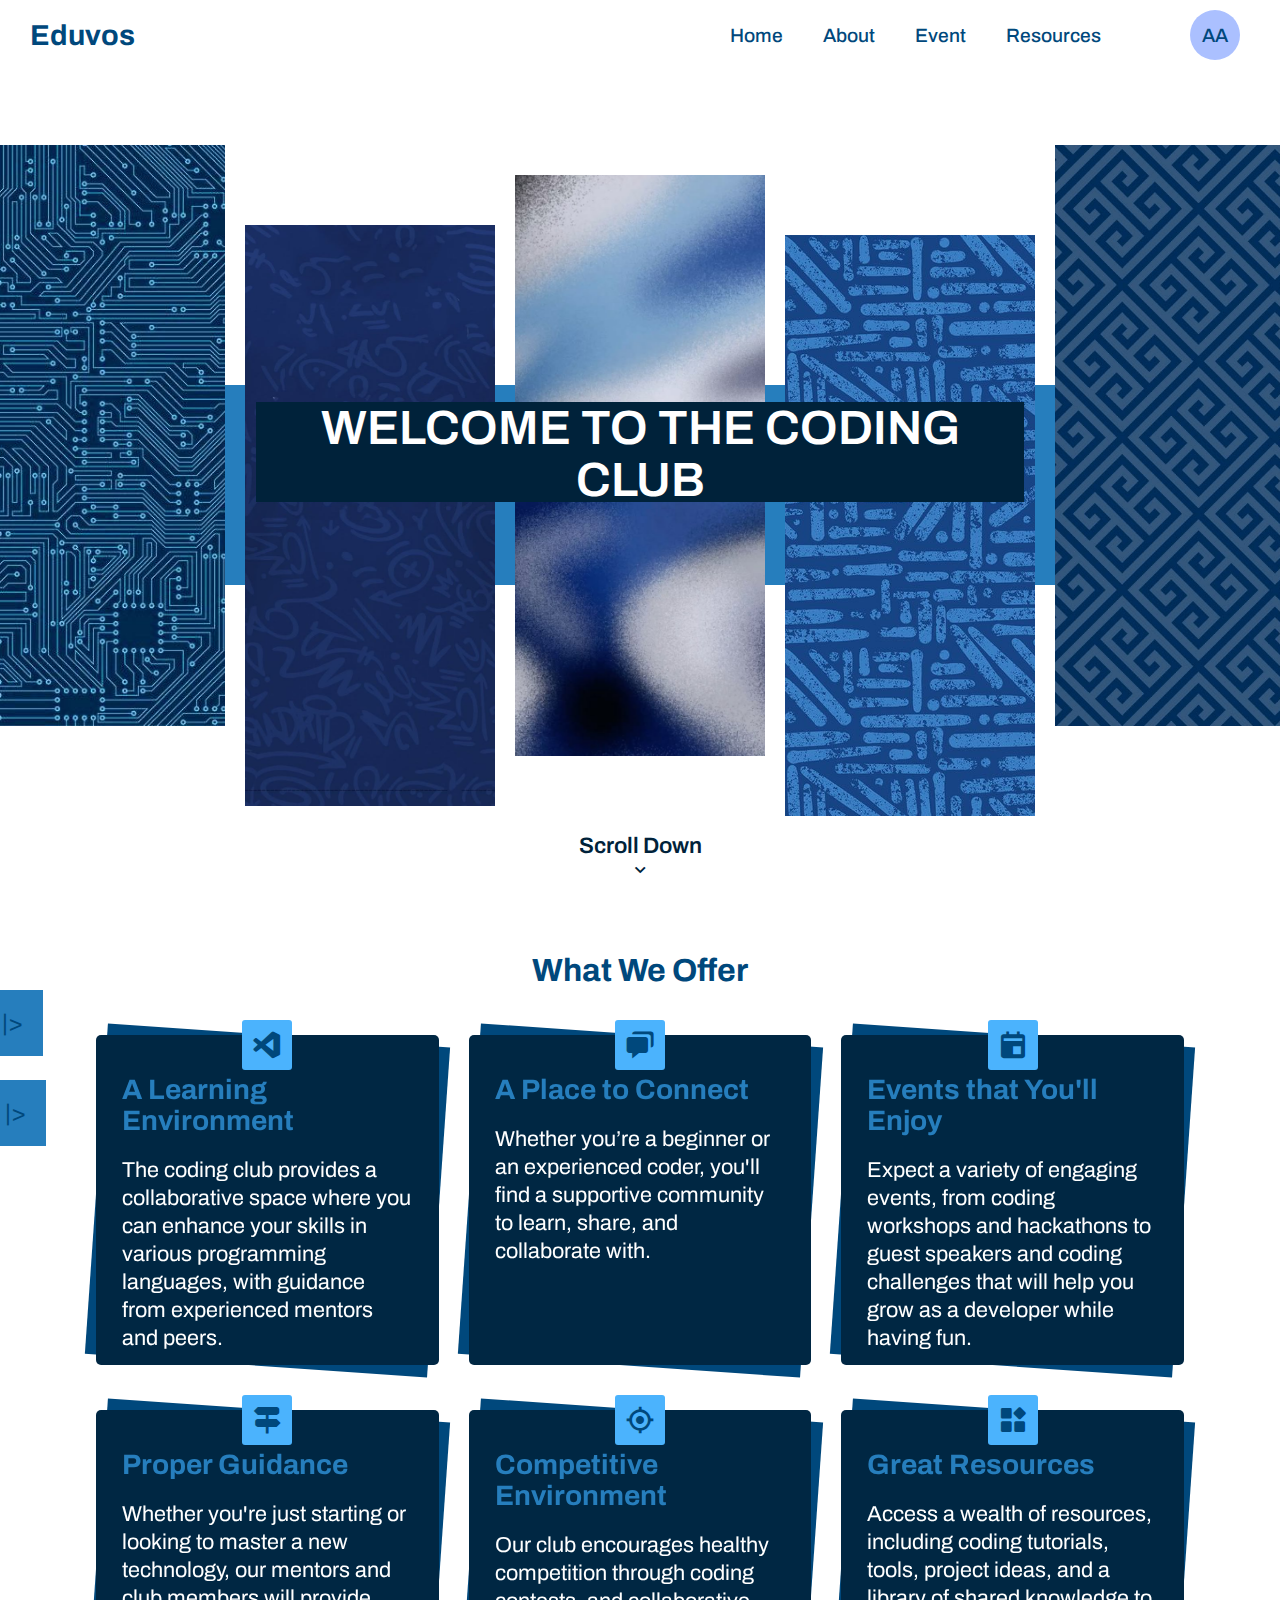
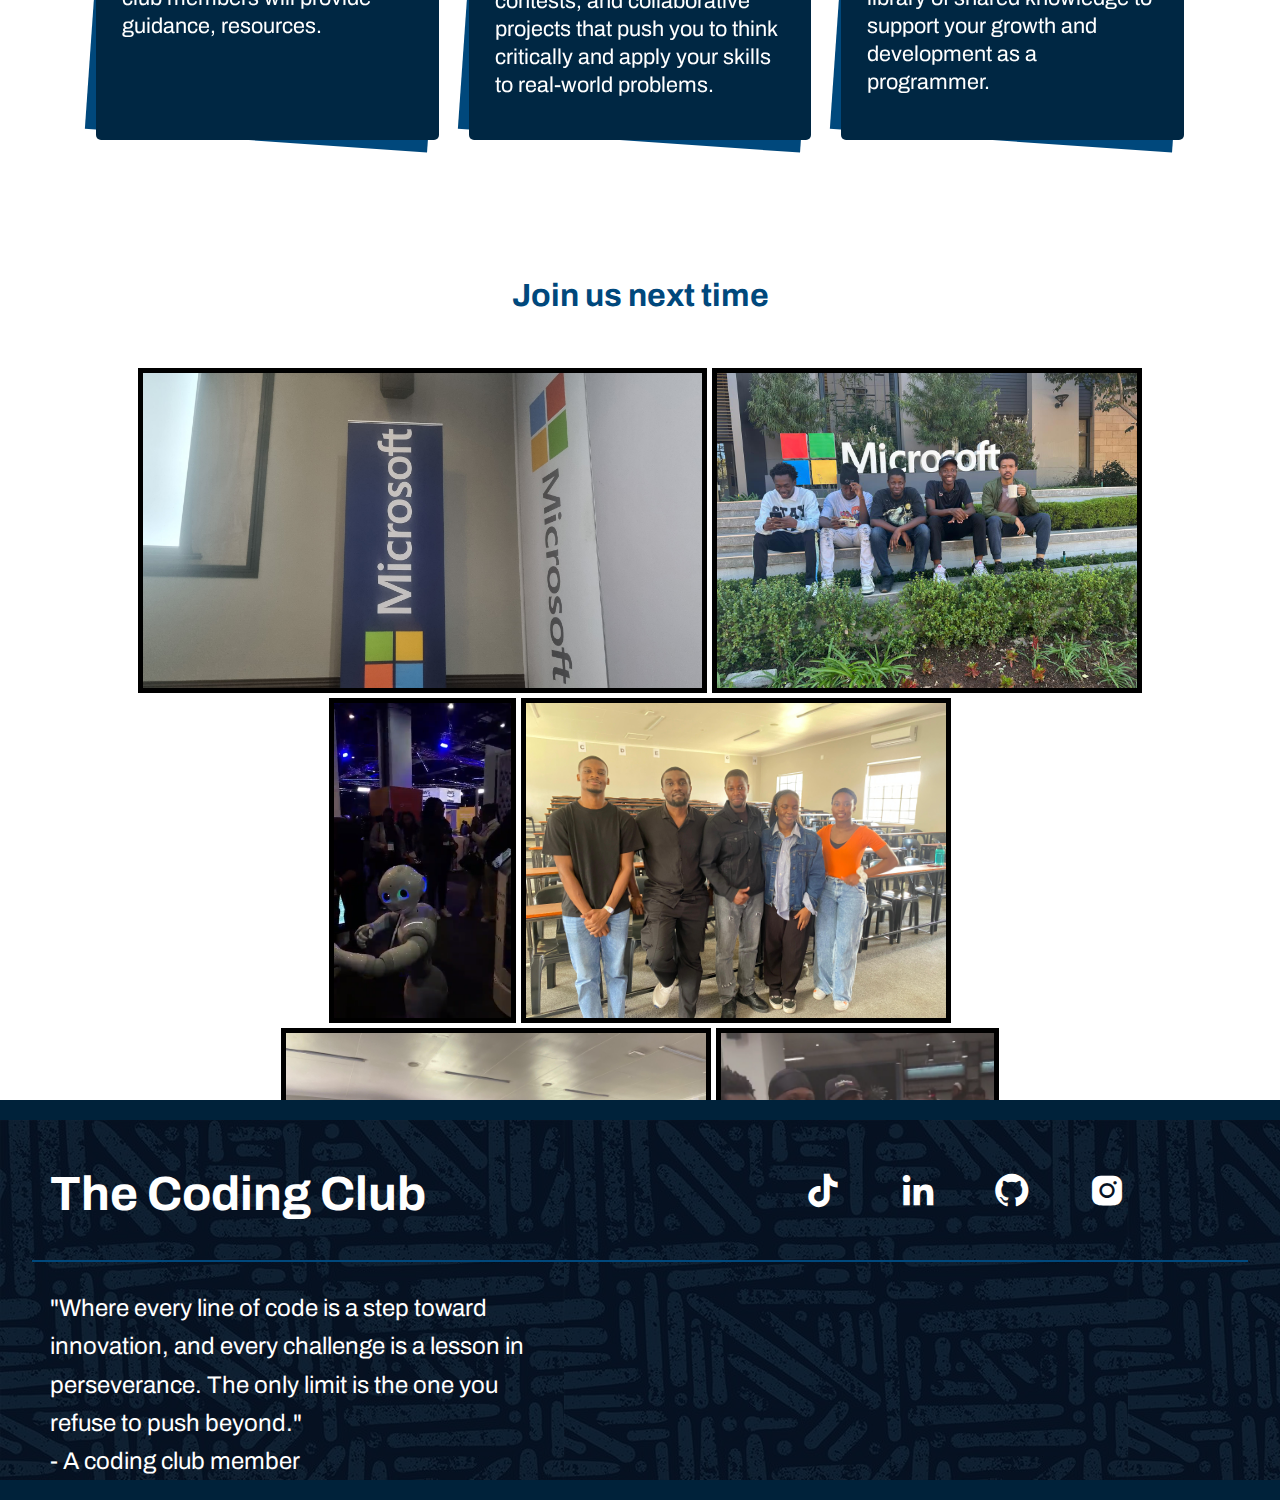
<file: index.html>
<!DOCTYPE html>
<html lang="en">
<head>
    <link rel="preconnect" href="https://fonts.googleapis.com">
    <link rel="preconnect" href="https://fonts.gstatic.com" crossorigin>
    <link href="https://fonts.googleapis.com/css2?family=Archivo:ital,wght@0,100..900;1,100..900&family=Jost:ital,wght@0,100..900;1,100..900&family=Macondo&family=Nunito+Sans:ital,opsz,wght@0,6..12,200..1000;1,6..12,200..1000&family=Pacifico&display=swap" rel="stylesheet">
    <link href="https://fonts.googleapis.com/css2?family=Archivo:ital,wght@0,100..900;1,100..900&family=Galada&family=Jost:ital,wght@0,100..900;1,100..900&family=Macondo&family=Nunito+Sans:ital,opsz,wght@0,6..12,200..1000;1,6..12,200..1000&family=Pacifico&display=swap" rel="stylesheet">


    <link rel="stylesheet" href="./Styles/Global.css">
    <link rel="stylesheet" href="./Styles/Home_Page.css">
    <link href='https://unpkg.com/boxicons@2.1.4/css/boxicons.min.css' rel='stylesheet'>

    <meta charset="UTF-8">
    <meta name="viewport" content="width=device-width, initial-scale=1.0">
    <title>Home Page</title>
</head>
<body>
    <!-- This will appear if loading takes a while -->
    <div class="loadingScreen">
        <span class="item1"></span>
        <span class="item2"></span>
        <span class="item3"></span>
        <span class="item4"></span>
    </div>

    <ul class="mobile-navigation">
        <a href="./index.html"><i class='bx bxs-home-alt-2'></i></a>
        <a href="./About_Page.html"><i class='bx bxs-book-reader'></i></a>
        <a href="./Event_Page.html"><i class='bx bxs-calendar-event'></i></a>
        <a href="./Resource_Page.html"><i class='bx bxs-widget'></i></a>
    </ul>

    <main id="content">
    <!-- The Main Page Navigation -->
    <header>
        <nav class="main-Navigation">
            <h2 class="logo">Eduvos</h2>

            <div class="nav-container">
                <ul class="desktop-navigation">
                    <a href="./index.html" class="nav-button">Home</a>
                    <a href="./About_Page.html" class="nav-button">About</a>
                    <a href="./Event_Page.html" class="nav-button">Event</a>
                    <a href="./Resource_Page.html" class="nav-button">Resources</a>
                </ul>

                <div class="userProfile">AA</div>
                <div class="overlay">
                    <i class='bx bx-x'></i>

                    <div class="userInfo">
                        <h3>Edit Profile</h3>
                        <input type="text" class="userName" id="userName">
                        <button id="SaveChanges">Save Changes</button>
                    </div>
                </div>
                
            </div>
        </nav>
    </header>

    

    <!-- Welcoming Section -->
    <div class="welcoming-Section">
        <img src="./Resources/Images/1Image.jpeg" alt="">
        <img src="./Resources/Images/3Image.jpeg" alt="">
        <img src="./Resources/Images/4Image.jpeg" alt="">
        <img src="./Resources/Images/2Image.jpeg" alt="">
        <img src="./Resources/Images/5Image.jpeg" alt="">
    
        <div class="scrollDown"><a href="#section2">Scroll Down</a> <i class='bx bx-chevron-down'></i></div>
    </div>

    <div class="mobile-welcome-Section">
        <div class="hangingSign">Howdy There</div>
        <h1>Welcome To The Coding Club</h1>
    </div>

    <div class="section2" id="section2">
        <h1>What We Offer</h1>

        <div class="section2-Content">
            <div class="hint">Hint: The Tiles are clickable  |></div>
            <div class="hint2">Hint: There are more features to find but i wont tell  |></div>

            <div class="content-Containers">
                <div class="content-icon">
                    <i class='bx bxl-visual-studio'></i>
                </div>
            
                <div class="flip-card">
                    <div class="flip-inner">
                        <div class="flip-front">
                            <h3>A Learning Environment</h3>
                            <p>The coding club provides a collaborative space where you can enhance your skills in various programming languages, with guidance from experienced mentors and peers.</p>
                        </div>
                        <div class="flip-back">
                            <i class='bx bxs-quote-left'></i>
                            Did you know? Being part of a coding community can significantly accelerate your learning process and introduce you to industry practices through hands-on experience.
                            <i class='bx bxs-quote-right'></i>
                        </div>
                    </div>
                </div>
            </div>
            
            <div class="content-Containers">
                <div class="content-icon">
                    <i class='bx bxs-chat'></i>
                </div>
            
                <div class="flip-card">
                    <div class="flip-inner">
                        <div class="flip-front">
                            <h3>A Place to Connect</h3>
                            <p>Whether you’re a beginner or an experienced coder, you'll find a supportive community to learn, share, and collaborate with.</p>
                        </div>
                        <div class="flip-back">
                            <i class='bx bxs-quote-left'></i>
                            Did you know? Building connections in a coding community can open doors to collaborative projects, job opportunities, and invaluable peer-to-peer learning.
                            <i class='bx bxs-quote-right'></i>
                        </div>
                    </div>
                </div>
            </div>
            
            <div class="content-Containers">
                <div class="content-icon">
                    <i class='bx bxs-calendar-event'></i>
                </div>
            
                <div class="flip-card">
                    <div class="flip-inner">
                        <div class="flip-front">
                            <h3>Events that You'll Enjoy</h3>
                            <p>Expect a variety of engaging events, from coding workshops and hackathons to guest speakers and coding challenges that will help you grow as a developer while having fun.</p>
                        </div>
                        <div class="flip-back">
                            <i class='bx bxs-quote-left'></i>
                            Did you know? Participating in coding events and hackathons enhances problem-solving skills, boosts your portfolio, and offers great networking opportunities with professionals.
                            <i class='bx bxs-quote-right'></i>
                        </div>
                    </div>
                </div>
            </div>
            
            <div class="content-Containers">
                <div class="content-icon">
                    <i class='bx bxs-directions'></i>
                </div>
            
                <div class="flip-card">
                    <div class="flip-inner">
                        <div class="flip-front">
                            <h3>Proper Guidance</h3>
                            <p>Whether you're just starting or looking to master a new technology, our mentors and club members will provide guidance, resources.</p>
                        </div>
                        <div class="flip-back">
                            <i class='bx bxs-quote-left'></i>
                            Did you know? Having a mentor to guide you through coding challenges helps build confidence, improves your coding techniques, and accelerates your learning curve.
                            <i class='bx bxs-quote-right'></i>
                        </div>
                    </div>
                </div>
            </div>
            
            <div class="content-Containers">
                <div class="content-icon">
                    <i class='bx bx-target-lock'></i>
                </div>
            
                <div class="flip-card">
                    <div class="flip-inner">
                        <div class="flip-front">
                            <h3>Competitive Environment</h3>
                            <p>Our club encourages healthy competition through coding contests, and collaborative projects that push you to think critically and apply your skills to real-world problems.</p>
                        </div>
                        <div class="flip-back">
                            <i class='bx bxs-quote-left'></i>
                            Did you know? Healthy competition in coding can lead to faster skill development, increased motivation, and a deeper understanding of the concepts you’re learning.
                            <i class='bx bxs-quote-right'></i>
                        </div>
                    </div>
                </div>
            </div>
            
            <div class="content-Containers">
                <div class="content-icon">
                    <i class='bx bxs-widget'></i>
                </div>
            
                <div class="flip-card">
                    <div class="flip-inner">
                        <div class="flip-front">
                            <h3>Great Resources</h3>
                            <p>Access a wealth of resources, including coding tutorials, tools, project ideas, and a library of shared knowledge to support your growth and development as a programmer.</p>
                        </div>
                        <div class="flip-back">
                            <i class='bx bxs-quote-left'></i>
                            Did you know? The best way to learn coding is by actively building projects. Our club provides resources and challenges that help you apply your knowledge in practical ways.
                            <i class='bx bxs-quote-right'></i>
                        </div>
                    </div>
                </div>
            </div>
            

        </div>
    </div>

    <div class="Trip-section">
        <h2>Join us next time</h2>
        <div class="mason-something">
            <img src="./Resources/Images/Trip1.jpeg" alt="coding club">
            <img src="./Resources/Images/Trip2.jpeg" alt="coding club">
            <img src="./Resources/Images/Trip5.png" alt="coding club">
            <img src="./Resources/Images/Trip3.jpeg" alt="coding club">
            <img src="./Resources/Images/Trip4.jpeg" alt="coding club">
            <img src="./Resources/Images/Trip6.png" alt="coding club">

        </div>

    </div>

    <footer>
        <h1>The Coding Club</h1>
        <ul><a href="https://www.tiktok.com/@codingclub404"><i class='bx bxl-tiktok'></i></a>
            <a href="https://www.linkedin.com/in/coding-club-3841b1349"><i class='bx bxl-linkedin'></i></a>
            <a href="https://github.com/CODINGCLUB404"><i class='bx bxl-github'></i></a>
            <a href="https://www.instagram.com/codingclub404?igsh=MTB4amQzNWxnZDgzeg=="><i class='bx bxl-instagram-alt'></i></a>
        </ul>

        <p>"Where every line of code is a step toward innovation, and every challenge is a lesson in perseverance. The only limit is the one you refuse to push beyond." <br> - A coding club member</p>
    </footer>
</main>

    
    
</body>
<script type="module" src="./Scripts/Global.js"></script>
<script type="module" src="./Scripts/Home_Page.js"></script>
</html>
</file>
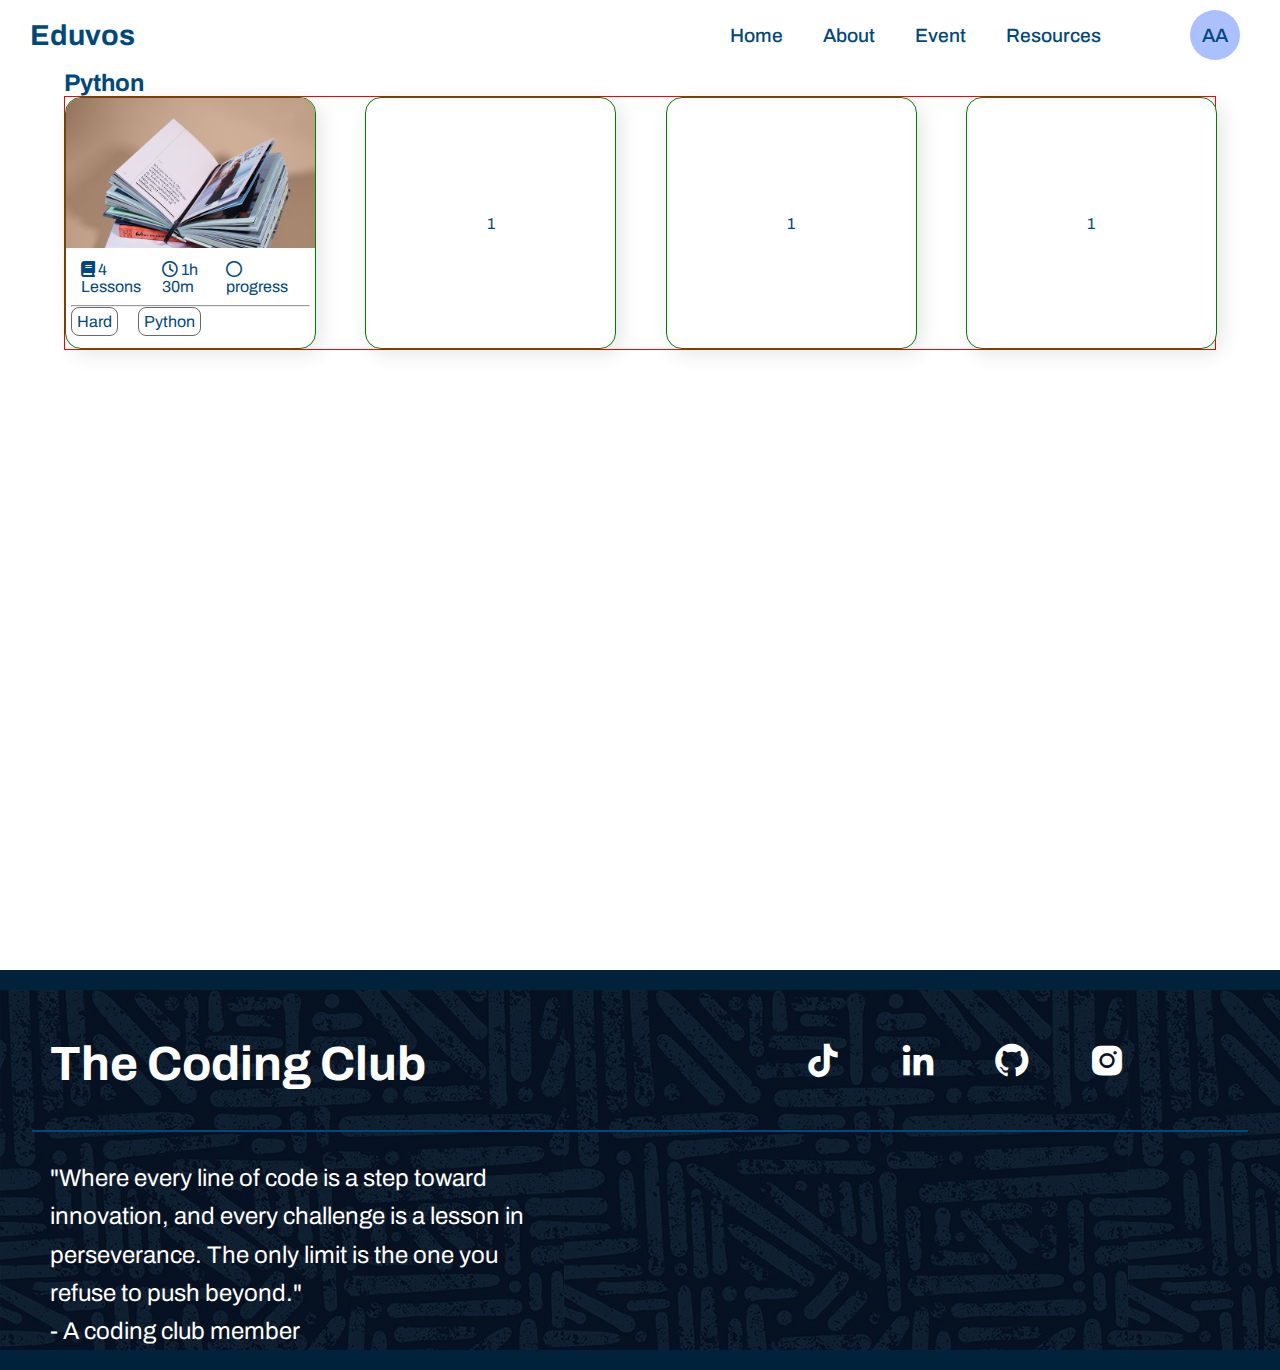
<file: Courses_page.html>
<!DOCTYPE html>
<html lang="en">
    <head>
        <link rel="preconnect" href="https://fonts.googleapis.com">
        <link rel="preconnect" href="https://fonts.gstatic.com" crossorigin>
        <link href="https://fonts.googleapis.com/css2?family=Archivo:ital,wght@0,100..900;1,100..900&family=Jost:ital,wght@0,100..900;1,100..900&family=Macondo&family=Nunito+Sans:ital,opsz,wght@0,6..12,200..1000;1,6..12,200..1000&family=Pacifico&display=swap" rel="stylesheet">
        <link href="https://fonts.googleapis.com/css2?family=Archivo:ital,wght@0,100..900;1,100..900&family=Galada&family=Jost:ital,wght@0,100..900;1,100..900&family=Macondo&family=Nunito+Sans:ital,opsz,wght@0,6..12,200..1000;1,6..12,200..1000&family=Pacifico&display=swap" rel="stylesheet">
    
        <link rel="stylesheet" href="https://cdnjs.cloudflare.com/ajax/libs/font-awesome/6.7.2/css/all.min.css" integrity="sha512-Evv84Mr4kqVGRNSgIGL/F/aIDqQb7xQ2vcrdIwxfjThSH8CSR7PBEakCr51Ck+w+/U6swU2Im1vVX0SVk9ABhg==" crossorigin="anonymous" referrerpolicy="no-referrer" />
        <link rel="stylesheet" href="./Styles/Global.css">
        <link rel="stylesheet" href="./Styles/Courses_page.css">
        <link href='https://unpkg.com/boxicons@2.1.4/css/boxicons.min.css' rel='stylesheet'>
    
        <meta charset="UTF-8">
        <meta name="viewport" content="width=device-width, initial-scale=1.0">
        <title>Home Page</title>
    </head>
<body>
        <!-- This will appear if loading takes a while -->
    <div class="loadingScreen">
        <span class="item1"></span>
        <span class="item2"></span>
        <span class="item3"></span>
        <span class="item4"></span>
    </div>

    <ul class="mobile-navigation">
        <a href="./index.html"><i class='bx bxs-home-alt-2'></i></a>
        <a href="./About_Page.html"><i class='bx bxs-book-reader'></i></a>
        <a href="./Event_Page.html"><i class='bx bxs-calendar-event'></i></a>
        <a href="./Resource_Page.html"><i class='bx bxs-widget'></i></a>
    </ul>
    
        <main id="content">
        <!-- The Main Page Navigation -->
        <header>
            <nav class="main-Navigation">
                <h2 class="logo">Eduvos</h2>
    
                <div class="nav-container">
                    <ul class="desktop-navigation">
                        <a href="./index.html" class="nav-button">Home</a>
                        <a href="./About_Page.html" class="nav-button">About</a>
                        <a href="./Event_Page.html" class="nav-button">Event</a>
                        <a href="./Resource_Page.html" class="nav-button">Resources</a>
                    </ul>
    
                    <div class="userProfile">AA</div>
                    <div class="overlay">
                        <i class='bx bx-x'></i>

                        <div class="userInfo">
                            <h3>Edit Profile</h3>
                            <input type="text" class="userName" id="userName">
                            <button id="SaveChanges">Save Changes</button>
                        </div>
                    </div>
                </div>
            </nav>
        </header>
        <section class="courses-section">
            <div class="lang-course">
                <h2 class="lang-indicator">Python</h2>
                <div class="courses-grid-container ">
                    <div class="g-item">
                        <div class="book-image"></div>
                        <div class="course-meta">
                            <div class="course-meta-line1">
                                <p class="lesson-count"><i class="fa-solid fa-book"></i> 4 Lessons</p>
                                <p class="lesson-length"><i class="fa-regular fa-clock"></i> 1h 30m</p>
                                <p class="progress"><i class="fa-regular fa-circle"></i> progress</p>
                            </div>
                            <hr>
                            <div class="course-tags">
                                <p class="course-difficulty">
                                    Hard
                                </p>
                                <p class="lang-tag">
                                    Python
                                </p>
                            </div>
                        </div>
                    </div>
                    <div class="g-item">1</div>
                    <div class="g-item">1</div>
                    <div class="g-item">1</div>
                </div>
            </div>
        </section>
        <footer>
            <h1>The Coding Club</h1>
            <ul><a href="https://www.tiktok.com/@codingclub404"><i class='bx bxl-tiktok'></i></a>
                <a href="https://www.linkedin.com/in/coding-club-3841b1349"><i class='bx bxl-linkedin'></i></a>
                <a href="https://github.com/CODINGCLUB404"><i class='bx bxl-github'></i></a>
                <a href="https://www.instagram.com/codingclub404?igsh=MTB4amQzNWxnZDgzeg=="><i class='bx bxl-instagram-alt'></i></a>
            </ul>
    
            <p>"Where every line of code is a step toward innovation, and every challenge is a lesson in perseverance. The only limit is the one you refuse to push beyond." <br> - A coding club member</p>
        </footer>
</body>
<script type="module" src="./Scripts/Global.js"></script>
<script type="module" src="./Scripts/Home_Page.js"></script>
</html>
</file>
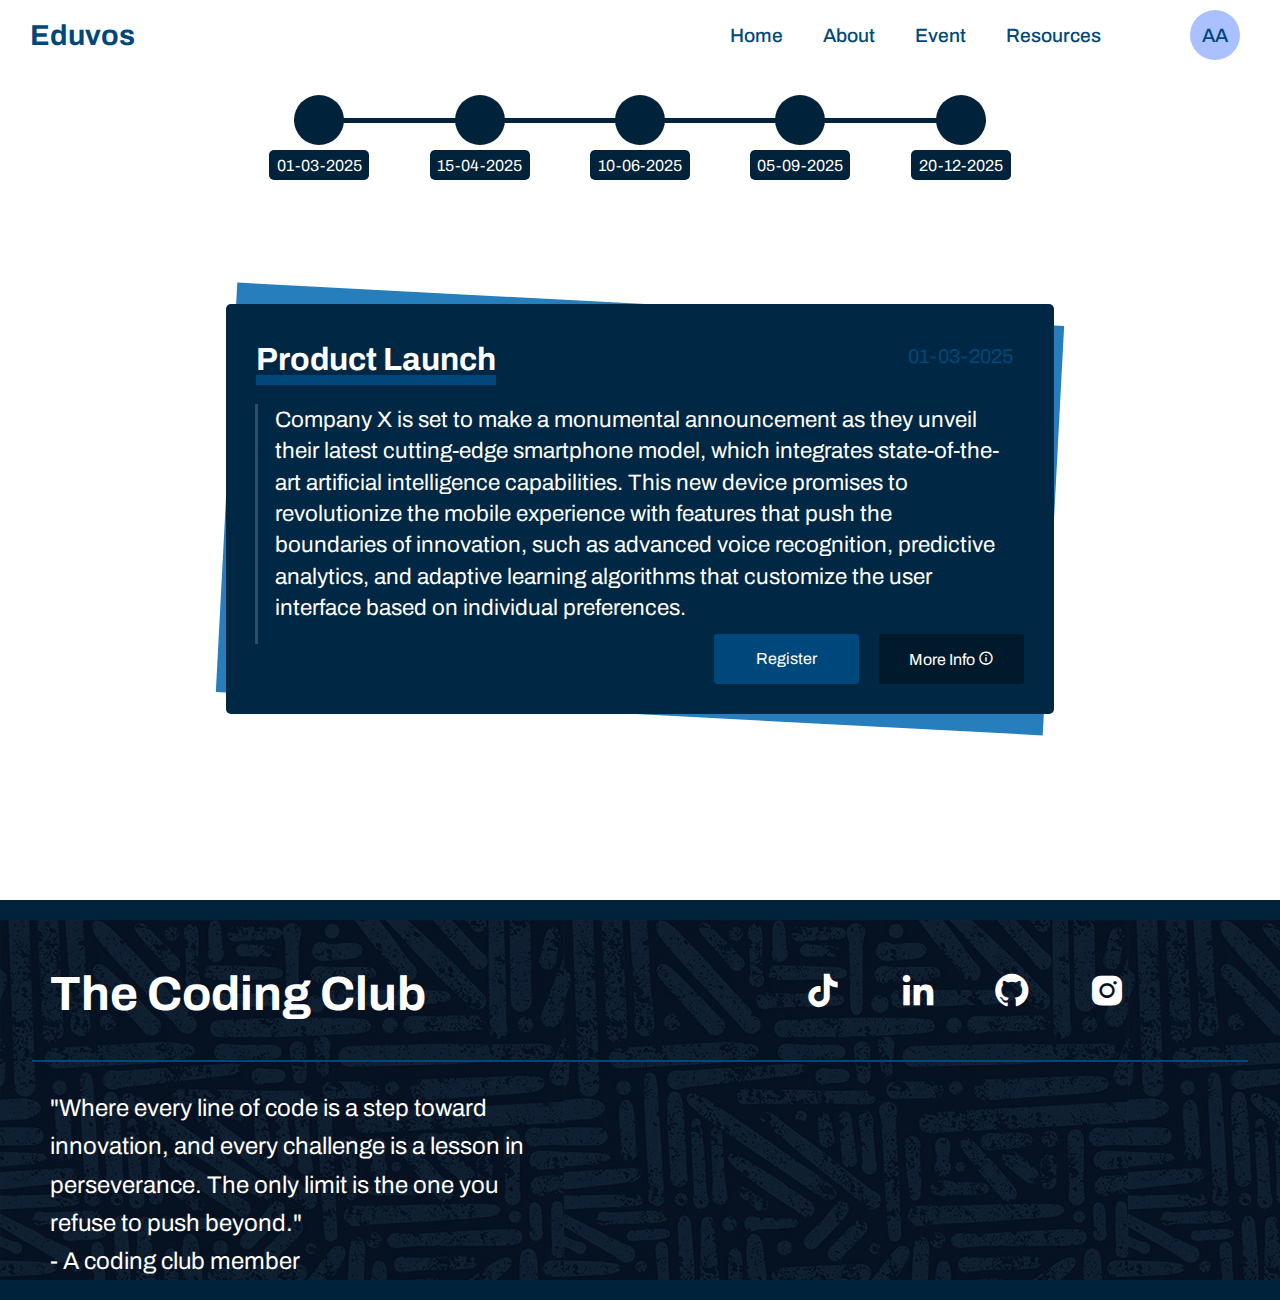
<file: Event_Page.html>
<!DOCTYPE html>
<html lang="en">
<head>
    <link rel="preconnect" href="https://fonts.googleapis.com">
<link rel="preconnect" href="https://fonts.gstatic.com" crossorigin>
<link href="https://fonts.googleapis.com/css2?family=Archivo:ital,wght@0,100..900;1,100..900&family=Jost:ital,wght@0,100..900;1,100..900&family=Macondo&family=Nunito+Sans:ital,opsz,wght@0,6..12,200..1000;1,6..12,200..1000&family=Pacifico&display=swap" rel="stylesheet">
    <link rel="stylesheet" href="./Styles/Global.css">
    <link rel="stylesheet" href="./Styles/Event_Page.css">
    <link href='https://unpkg.com/boxicons@2.1.4/css/boxicons.min.css' rel='stylesheet'>

    <meta charset="UTF-8">
    <meta name="viewport" content="width=device-width, initial-scale=1.0">
    <title>Event Page</title>
</head>
<body>
    <!-- This will appear if loading takes a while -->
    <div class="loadingScreen">
        <span class="item1"></span>
        <span class="item2"></span>
        <span class="item3"></span>
        <span class="item4"></span>
    </div>

    <main id="content">
    <!-- The Main Page Navigation -->
    <header>
        <nav class="main-Navigation">
            <h2 class="logo">Eduvos</h2>

            <div class="nav-container">
                <ul class="desktop-navigation">
                    <a href="./index.html" class="nav-button">Home</a>
                    <a href="./About_Page.html" class="nav-button">About</a>
                    <a href="./Event_Page.html" class="nav-button">Event</a>
                    <a href="./Resource_Page.html" class="nav-button">Resources</a>
                </ul>

                <div class="userProfile">AA</div>
                <div class="overlay">
                    <i class='bx bx-x'></i>

                    <div class="userInfo">
                        <h3>Edit Profile</h3>
                        <input type="text" class="userName" id="userName">
                        <button id="SaveChanges">Save Changes</button>
                    </div>
                </div>
            </div>
        </nav>
    </header>

    <!-- Content -->
    <div class="content-Container">

        <h2>Events Timeline</h2>
        <div class="timeline-Container">
            <div class="line">

                <div class="bullets" data-event-index="0">
                    <p class="event-date"></p>
                </div>
                <div class="bullets" data-event-index="1">
                    <p class="event-date"></p>

                </div>
                <div class="bullets" data-event-index="2">
                    <p class="event-date"></p>

                </div>
                <div class="bullets" data-event-index="3">
                    <p class="event-date"></p>

                </div>
                <div class="bullets" data-event-index="4">
                    <p class="event-date"></p>

                </div>
            </div>
        </div>

        <div class="timeline-Content-Container">
            <div class="timeline-Content">

                <div class="event-Container">
                    <h1 class="event-Title">Event Title</h1>
                    <p class="current-event-date"></p>
                    <div class="event-Details">
                        <p class="event-Description"></p>
                    </div>

                    <div class="event-Buttons">
                        <a href="https://docs.google.com/forms/d/e/1FAIpQLSeDz47CmSo1Kzg-G_9mwO7OPREzmLPcub2HMya2Zjeu91sI8g/closedform" class="event-Button">Register</a>
                        <a class="event-Button">More Info <i class='bx bx-info-circle'></i></a>
                    </div>
                </div>
            </div>
        </div>

    </div>
    <footer>
        <h1>The Coding Club</h1>
        <ul><a href="https://www.tiktok.com/@codingclub404"><i class='bx bxl-tiktok'></i></a>
            <a href="https://www.linkedin.com/in/coding-club-3841b1349"><i class='bx bxl-linkedin'></i></a>
            <a href="https://github.com/CODINGCLUB404"><i class='bx bxl-github'></i></a>
            <a href="https://www.instagram.com/codingclub404?igsh=MTB4amQzNWxnZDgzeg=="><i class='bx bxl-instagram-alt'></i></a>
        </ul>

        <p>"Where every line of code is a step toward innovation, and every challenge is a lesson in perseverance. The only limit is the one you refuse to push beyond." <br> - A coding club member</p>
    </footer>
</main>

    <ul class="mobile-navigation">
        <a href="./index.html"><i class='bx bxs-home-alt-2'></i></a>
        <a href="./About_Page.html"><i class='bx bxs-book-reader'></i></a>
        <a href="./Event_Page.html"><i class='bx bxs-calendar-event'></i></a>
        <a href="./Resource_Page.html"><i class='bx bxs-widget'></i></a>
    </ul>

</body>
<script src="./Scripts/Global.js"></script>
<script src="./Scripts/Event_Page.js"></script>
</html>
</file>
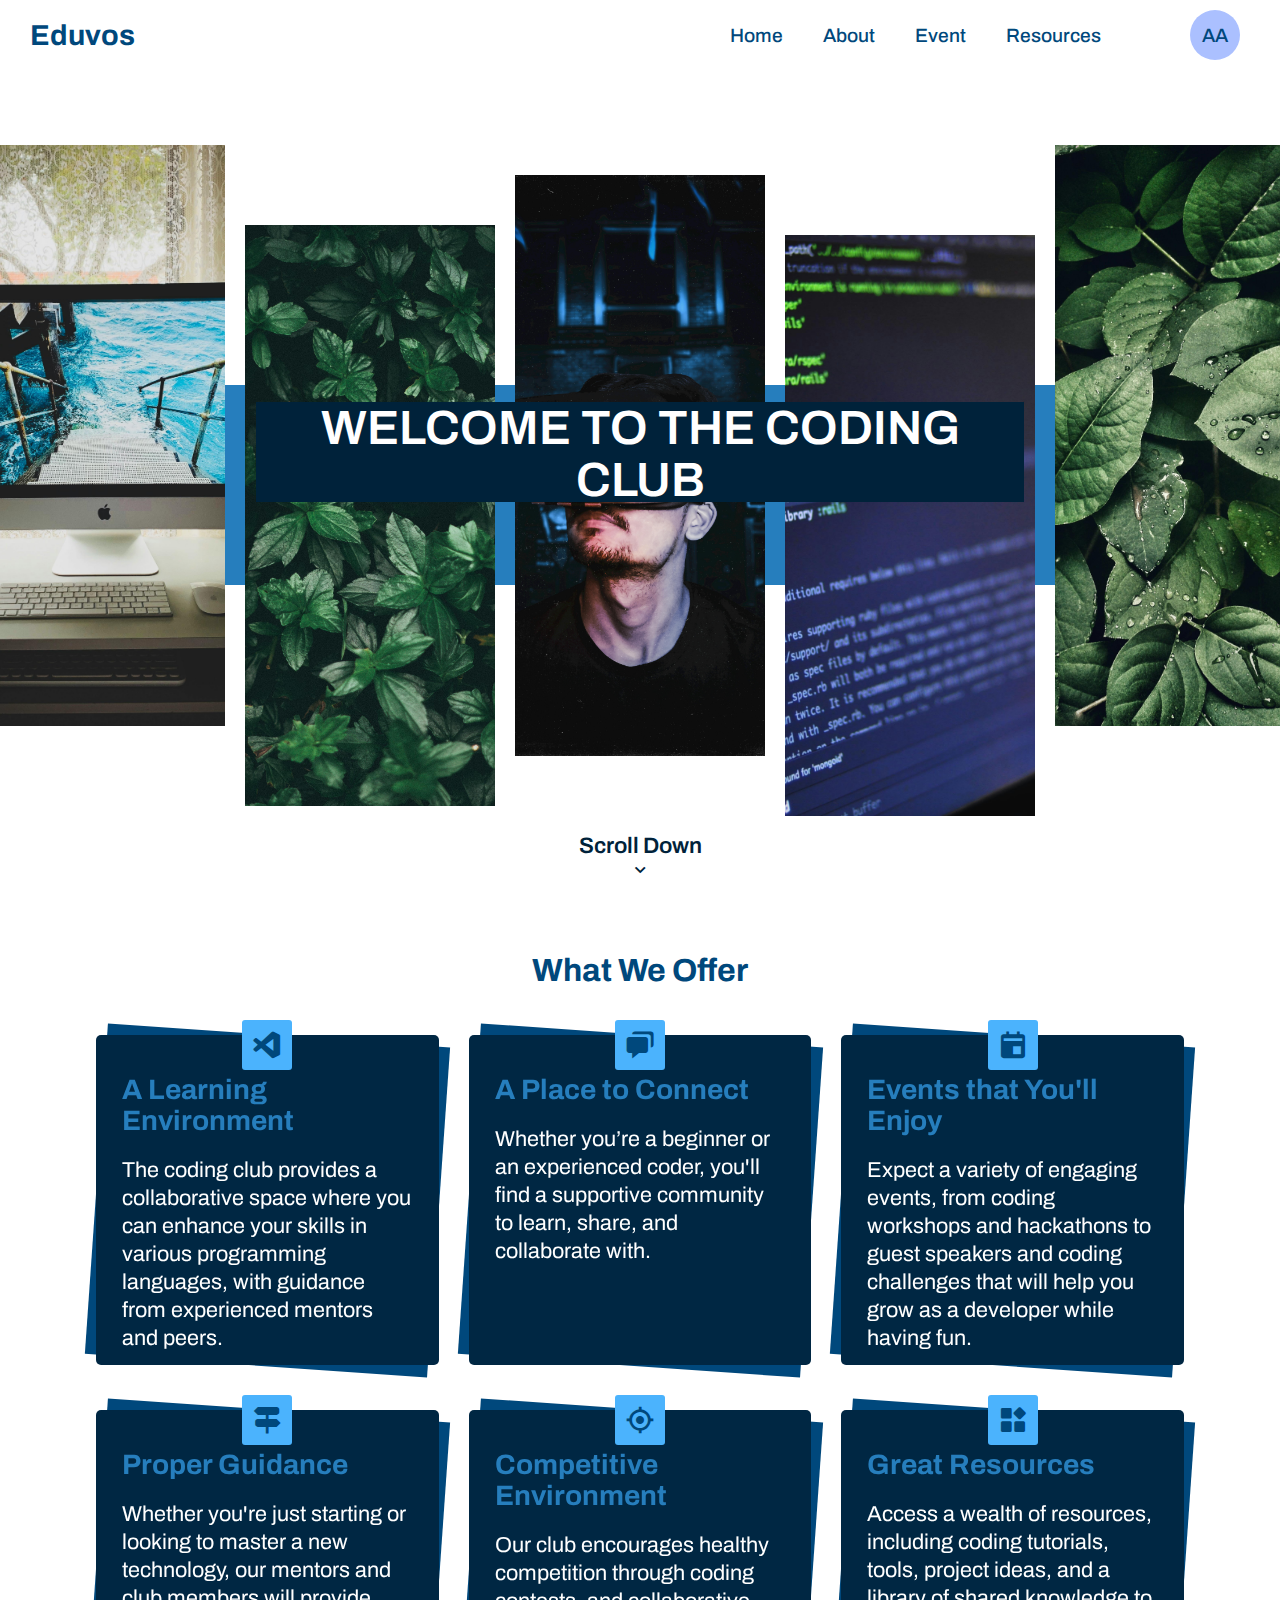
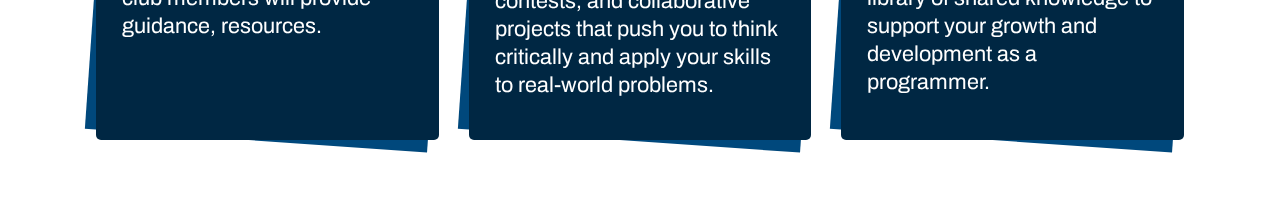
<file: Home_Page.html>
<!DOCTYPE html>
<html lang="en">
<head>
    <link rel="preconnect" href="https://fonts.googleapis.com">
    <link rel="preconnect" href="https://fonts.gstatic.com" crossorigin>
    <link href="https://fonts.googleapis.com/css2?family=Archivo:ital,wght@0,100..900;1,100..900&family=Jost:ital,wght@0,100..900;1,100..900&family=Macondo&family=Nunito+Sans:ital,opsz,wght@0,6..12,200..1000;1,6..12,200..1000&family=Pacifico&display=swap" rel="stylesheet">
    <link href="https://fonts.googleapis.com/css2?family=Archivo:ital,wght@0,100..900;1,100..900&family=Galada&family=Jost:ital,wght@0,100..900;1,100..900&family=Macondo&family=Nunito+Sans:ital,opsz,wght@0,6..12,200..1000;1,6..12,200..1000&family=Pacifico&display=swap" rel="stylesheet">


    <link rel="stylesheet" href="./Styles/Global.css">
    <link rel="stylesheet" href="./Styles/Home_Page.css">
    <link href='https://unpkg.com/boxicons@2.1.4/css/boxicons.min.css' rel='stylesheet'>

    <meta charset="UTF-8">
    <meta name="viewport" content="width=device-width, initial-scale=1.0">
    <title>Home Page</title>
</head>
<body>
    <!-- This will appear if loading takes a while -->
    <div class="loadingScreen">
        <span class="item1"></span>
        <span class="item2"></span>
        <span class="item3"></span>
        <span class="item4"></span>
    </div>

    <main id="content">
    <!-- The Main Page Navigation -->
    <header>
        <nav class="main-Navigation">
            <h2 class="logo">Eduvos</h2>

            <div class="nav-container">
                <ul>
                    <a href="./Home_Page.html" class="nav-button">Home</a>
                    <a href="./About_Page.html" class="nav-button">About</a>
                    <a href="./Event_Page.html" class="nav-button">Event</a>
                    <a href="./Resource_Page.html" class="nav-button">Resources</a>
                </ul>
    
                <div class="userProfile">AA</div>
            </div>
        </nav>
    </header>

    <!-- Welcoming Section -->
    <div class="welcoming-Section">
        <img src="./Resources/Images/Image1.jpg" alt="">
        <img src="./Resources/Images/Image4.jpg" alt="">
        <img src="./Resources/Images/Image2.jpg" alt="">
        <img src="./Resources/Images/Image3.jpg" alt="">
        <img src="./Resources/Images/Image5.jpg" alt="">
    
        <div class="scrollDown"><a href="#section2">Scroll Down</a> <i class='bx bx-chevron-down'></i></div>
    </div>

    <div class="section2" id="section2">
        <h1>What We Offer</h1>

        <div class="section2-Content">

            <div class="content-Containers">
                <div class="content-icon">
                    <i class='bx bxl-visual-studio'></i>
                </div>
            
                <div class="flip-card">
                    <div class="flip-inner">
                        <div class="flip-front">
                            <h3>A Learning Environment</h3>
                            <p>The coding club provides a collaborative space where you can enhance your skills in various programming languages, with guidance from experienced mentors and peers.</p>
                        </div>
                        <div class="flip-back">
                            <i class='bx bxs-quote-left'></i>
                            Did you know? Being part of a coding community can significantly accelerate your learning process and introduce you to industry practices through hands-on experience.
                            <i class='bx bxs-quote-right'></i>
                        </div>
                    </div>
                </div>
            </div>
            
            <div class="content-Containers">
                <div class="content-icon">
                    <i class='bx bxs-chat'></i>
                </div>
            
                <div class="flip-card">
                    <div class="flip-inner">
                        <div class="flip-front">
                            <h3>A Place to Connect</h3>
                            <p>Whether you’re a beginner or an experienced coder, you'll find a supportive community to learn, share, and collaborate with.</p>
                        </div>
                        <div class="flip-back">
                            <i class='bx bxs-quote-left'></i>
                            Did you know? Building connections in a coding community can open doors to collaborative projects, job opportunities, and invaluable peer-to-peer learning.
                            <i class='bx bxs-quote-right'></i>
                        </div>
                    </div>
                </div>
            </div>
            
            <div class="content-Containers">
                <div class="content-icon">
                    <i class='bx bxs-calendar-event'></i>
                </div>
            
                <div class="flip-card">
                    <div class="flip-inner">
                        <div class="flip-front">
                            <h3>Events that You'll Enjoy</h3>
                            <p>Expect a variety of engaging events, from coding workshops and hackathons to guest speakers and coding challenges that will help you grow as a developer while having fun.</p>
                        </div>
                        <div class="flip-back">
                            <i class='bx bxs-quote-left'></i>
                            Did you know? Participating in coding events and hackathons enhances problem-solving skills, boosts your portfolio, and offers great networking opportunities with professionals.
                            <i class='bx bxs-quote-right'></i>
                        </div>
                    </div>
                </div>
            </div>
            
            <div class="content-Containers">
                <div class="content-icon">
                    <i class='bx bxs-directions'></i>
                </div>
            
                <div class="flip-card">
                    <div class="flip-inner">
                        <div class="flip-front">
                            <h3>Proper Guidance</h3>
                            <p>Whether you're just starting or looking to master a new technology, our mentors and club members will provide guidance, resources.</p>
                        </div>
                        <div class="flip-back">
                            <i class='bx bxs-quote-left'></i>
                            Did you know? Having a mentor to guide you through coding challenges helps build confidence, improves your coding techniques, and accelerates your learning curve.
                            <i class='bx bxs-quote-right'></i>
                        </div>
                    </div>
                </div>
            </div>
            
            <div class="content-Containers">
                <div class="content-icon">
                    <i class='bx bx-target-lock'></i>
                </div>
            
                <div class="flip-card">
                    <div class="flip-inner">
                        <div class="flip-front">
                            <h3>Competitive Environment</h3>
                            <p>Our club encourages healthy competition through coding contests, and collaborative projects that push you to think critically and apply your skills to real-world problems.</p>
                        </div>
                        <div class="flip-back">
                            <i class='bx bxs-quote-left'></i>
                            Did you know? Healthy competition in coding can lead to faster skill development, increased motivation, and a deeper understanding of the concepts you’re learning.
                            <i class='bx bxs-quote-right'></i>
                        </div>
                    </div>
                </div>
            </div>
            
            <div class="content-Containers">
                <div class="content-icon">
                    <i class='bx bxs-widget'></i>
                </div>
            
                <div class="flip-card">
                    <div class="flip-inner">
                        <div class="flip-front">
                            <h3>Great Resources</h3>
                            <p>Access a wealth of resources, including coding tutorials, tools, project ideas, and a library of shared knowledge to support your growth and development as a programmer.</p>
                        </div>
                        <div class="flip-back">
                            <i class='bx bxs-quote-left'></i>
                            Did you know? The best way to learn coding is by actively building projects. Our club provides resources and challenges that help you apply your knowledge in practical ways.
                            <i class='bx bxs-quote-right'></i>
                        </div>
                    </div>
                </div>
            </div>
            

        </div>
    </div>
</main>
</body>
<script type="module" src="./Scripts/Global.js"></script>
<script type="module" src="./Scripts/Home_Page.js"></script>
</html>
</file>
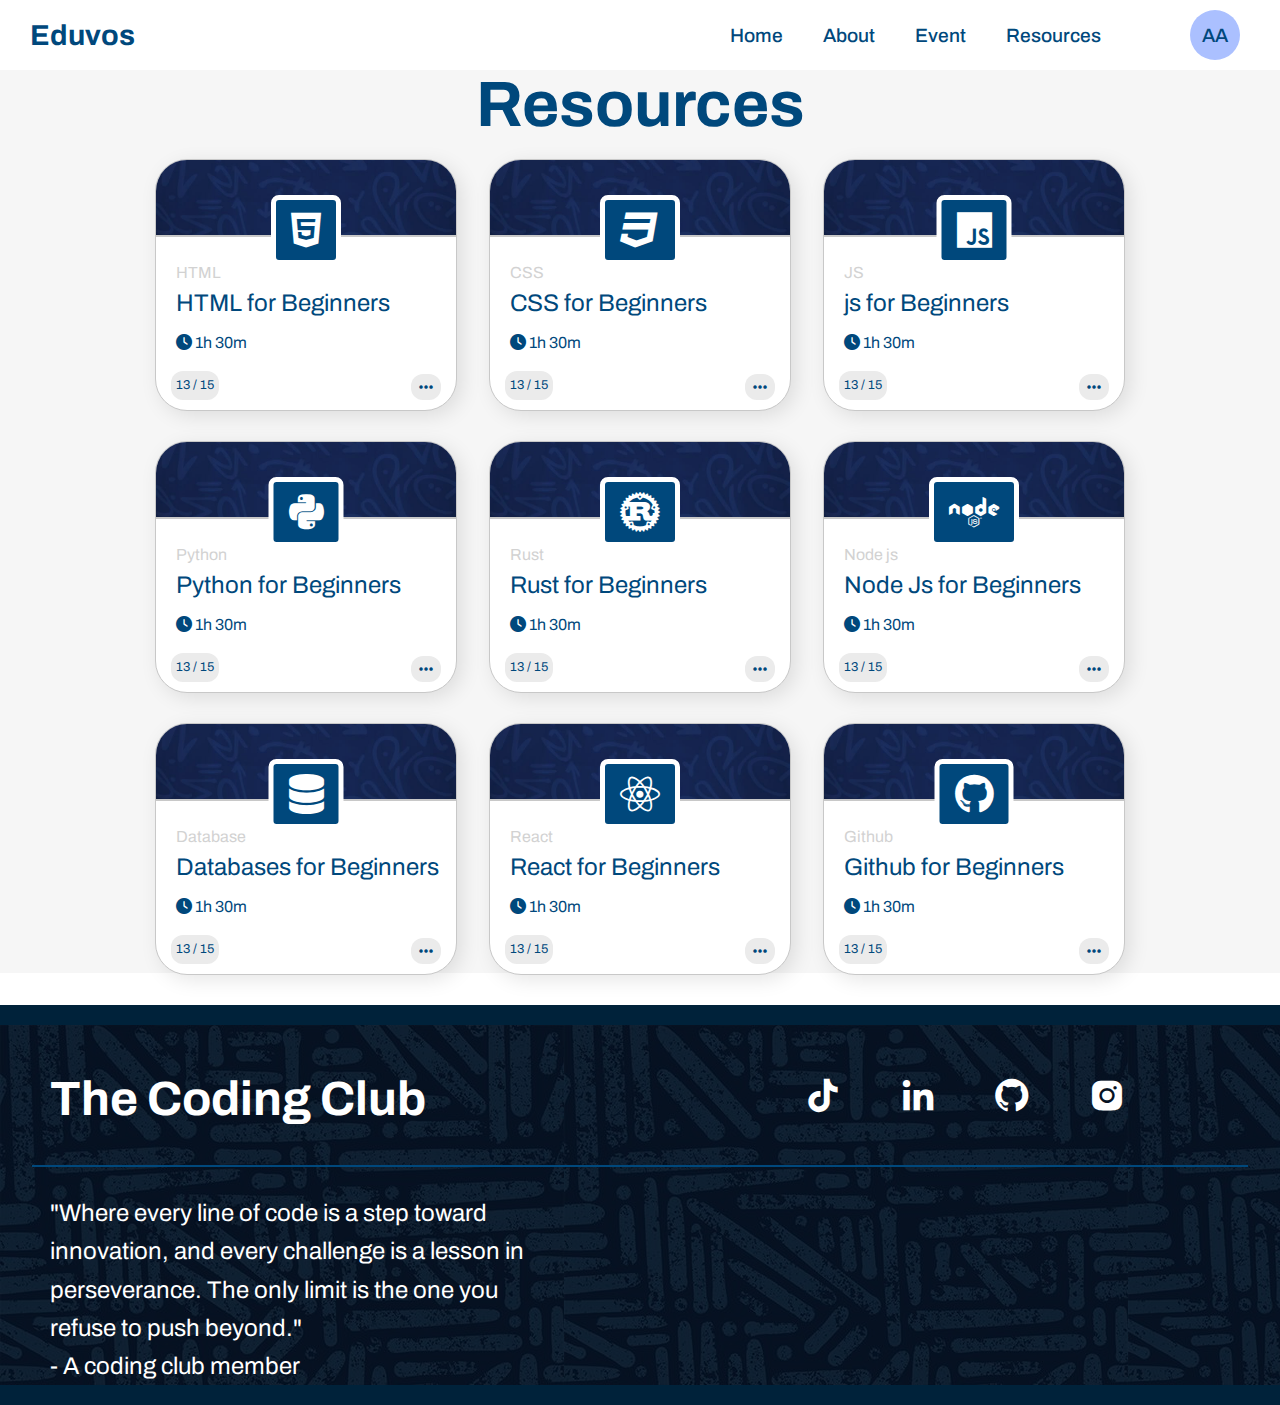
<file: Resource_Page.html>
<!DOCTYPE html>
<html lang="en">
<head>
    <link rel="preconnect" href="https://fonts.googleapis.com">
<link rel="preconnect" href="https://fonts.gstatic.com" crossorigin>
<link href="https://fonts.googleapis.com/css2?family=Archivo:ital,wght@0,100..900;1,100..900&family=Jost:ital,wght@0,100..900;1,100..900&family=Macondo&family=Nunito+Sans:ital,opsz,wght@0,6..12,200..1000;1,6..12,200..1000&family=Pacifico&display=swap" rel="stylesheet">
    <link rel="stylesheet" href="./Styles/Global.css">
    <link rel="stylesheet" href="./Styles/Resources_Page.css">
    <link href='https://unpkg.com/boxicons@2.1.4/css/boxicons.min.css' rel='stylesheet'>
    <link rel="stylesheet" href="https://cdnjs.cloudflare.com/ajax/libs/font-awesome/6.7.2/css/all.min.css" integrity="sha512-Evv84Mr4kqVGRNSgIGL/F/aIDqQb7xQ2vcrdIwxfjThSH8CSR7PBEakCr51Ck+w+/U6swU2Im1vVX0SVk9ABhg==" crossorigin="anonymous" referrerpolicy="no-referrer" />
    <meta charset="UTF-8">
    <meta name="viewport" content="width=device-width, initial-scale=1.0">
    <title>Resource Page</title>
</head>
<body>
<!-- This will appear if loading takes a while -->
<div class="loadingScreen">
    <span class="item1"></span>
    <span class="item2"></span>
    <span class="item3"></span>
    <span class="item4"></span>
</div>

<ul class="mobile-navigation">
    <a href="./index.html"><i class='bx bxs-home-alt-2'></i></a>
    <a href="./About_Page.html"><i class='bx bxs-book-reader'></i></a>
    <a href="./Event_Page.html"><i class='bx bxs-calendar-event'></i></a>
    <a href="./Resource_Page.html"><i class='bx bxs-widget'></i></a>
</ul>

<main id="content">
    <!-- The Main Page Navigation -->
    <header>
        <nav class="main-Navigation">
            <h2 class="logo">Eduvos</h2>

            <div class="nav-container">
                <ul class="desktop-navigation">
                    <a href="./index.html" class="nav-button">Home</a>
                    <a href="./About_Page.html" class="nav-button">About</a>
                    <a href="./Event_Page.html" class="nav-button">Event</a>
                    <a href="./Resource_Page.html" class="nav-button">Resources</a>
                </ul>

                <div class="userProfile">AA</div>
                <div class="overlay">
                    <i class='bx bx-x'></i>

                    <div class="userInfo">
                        <h3>Edit Profile</h3>
                        <input type="text" class="userName" id="userName">
                        <button id="SaveChanges">Save Changes</button>
                    </div>
                </div>
            </div>
        </nav>
    </header>

<section class="resources-section">
    <h1>Resources</h1>
    <div class="resources-grid-wrapper" id="resourcesGrid">
    </div>
</section>

<footer>
    <h1>The Coding Club</h1>
    <ul><a href="https://www.tiktok.com/@codingclub404"><i class='bx bxl-tiktok'></i></a>
        <a href="https://www.linkedin.com/in/coding-club-3841b1349"><i class='bx bxl-linkedin'></i></a>
        <a href="https://github.com/CODINGCLUB404"><i class='bx bxl-github'></i></a>
        <a href="https://www.instagram.com/codingclub404?igsh=MTB4amQzNWxnZDgzeg=="><i class='bx bxl-instagram-alt'></i></a>
    </ul>

    <p>"Where every line of code is a step toward innovation, and every challenge is a lesson in perseverance. The only limit is the one you refuse to push beyond." <br> - A coding club member</p>
</footer>
</main>
    
</body>
<script type="module" src="./Scripts/Global.js"></script>
<script src="./Scripts/Resource_Page.js"></script>
</html>
</file>
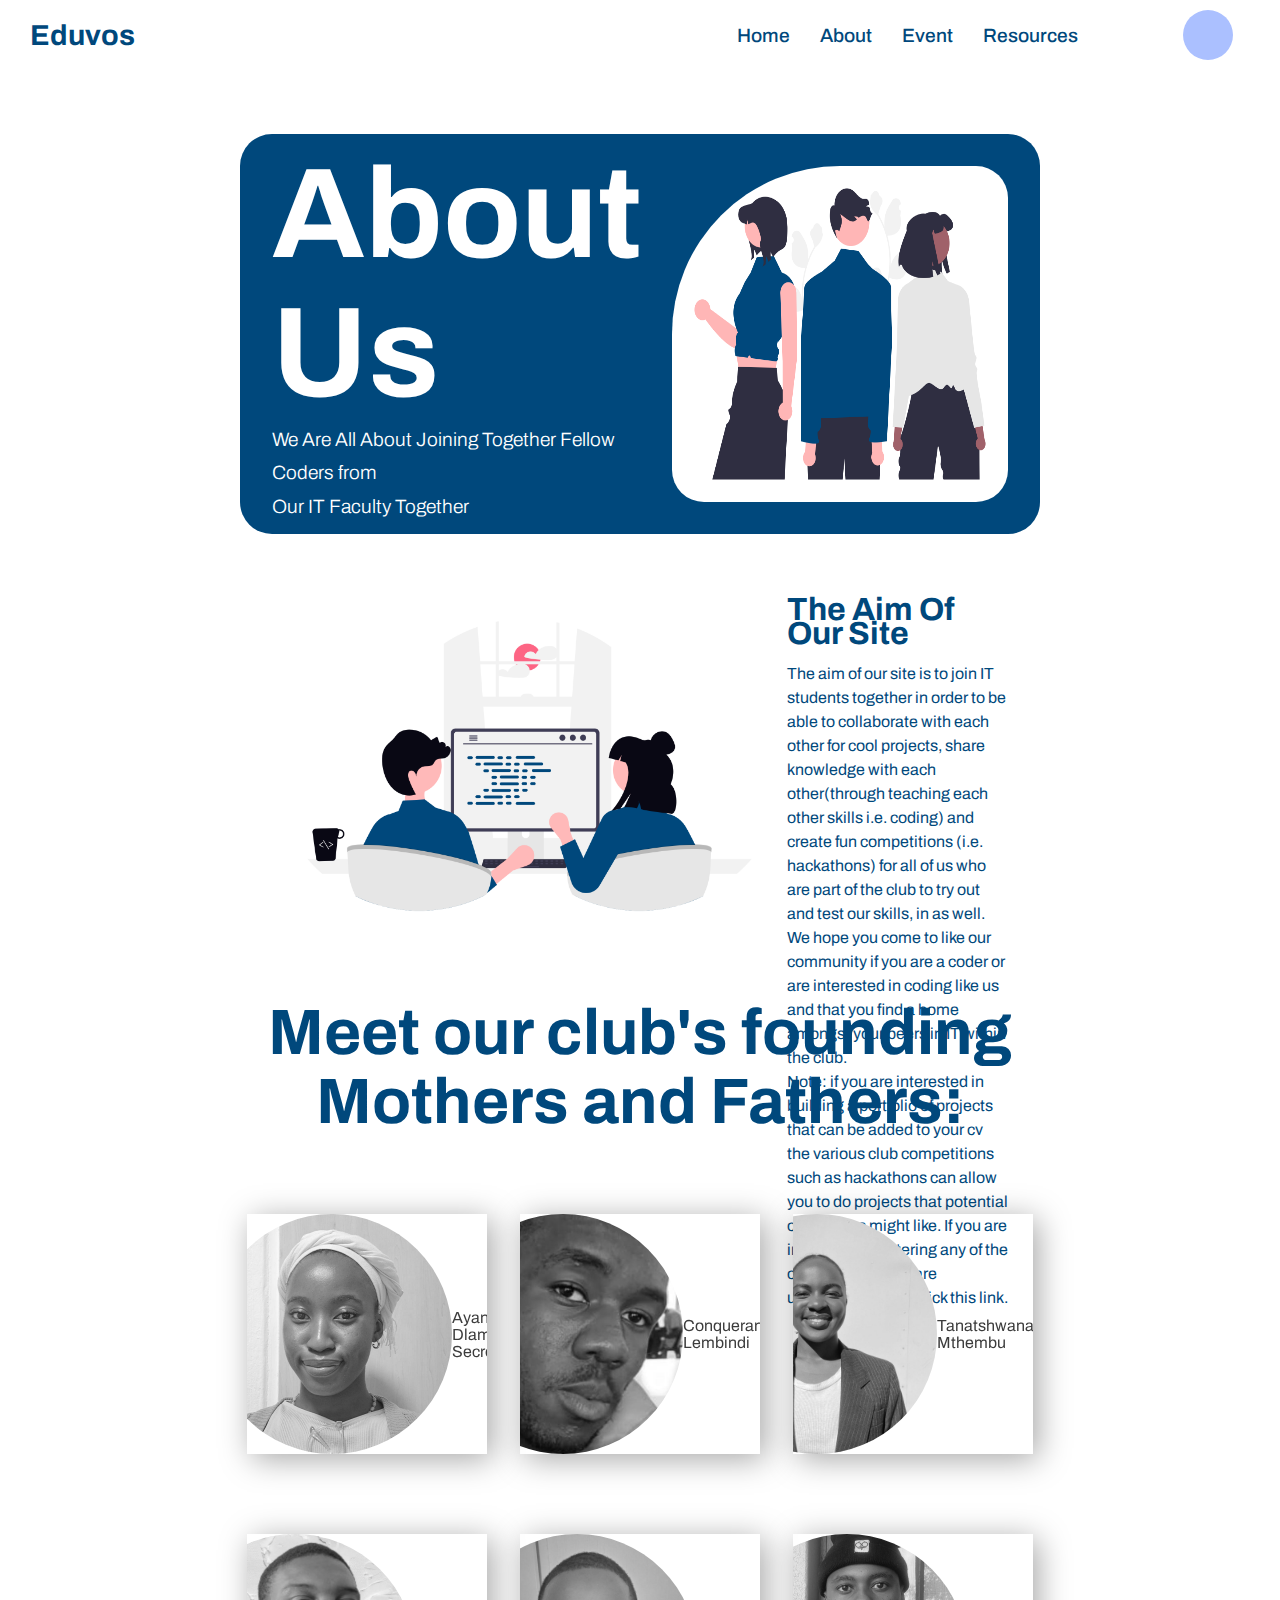
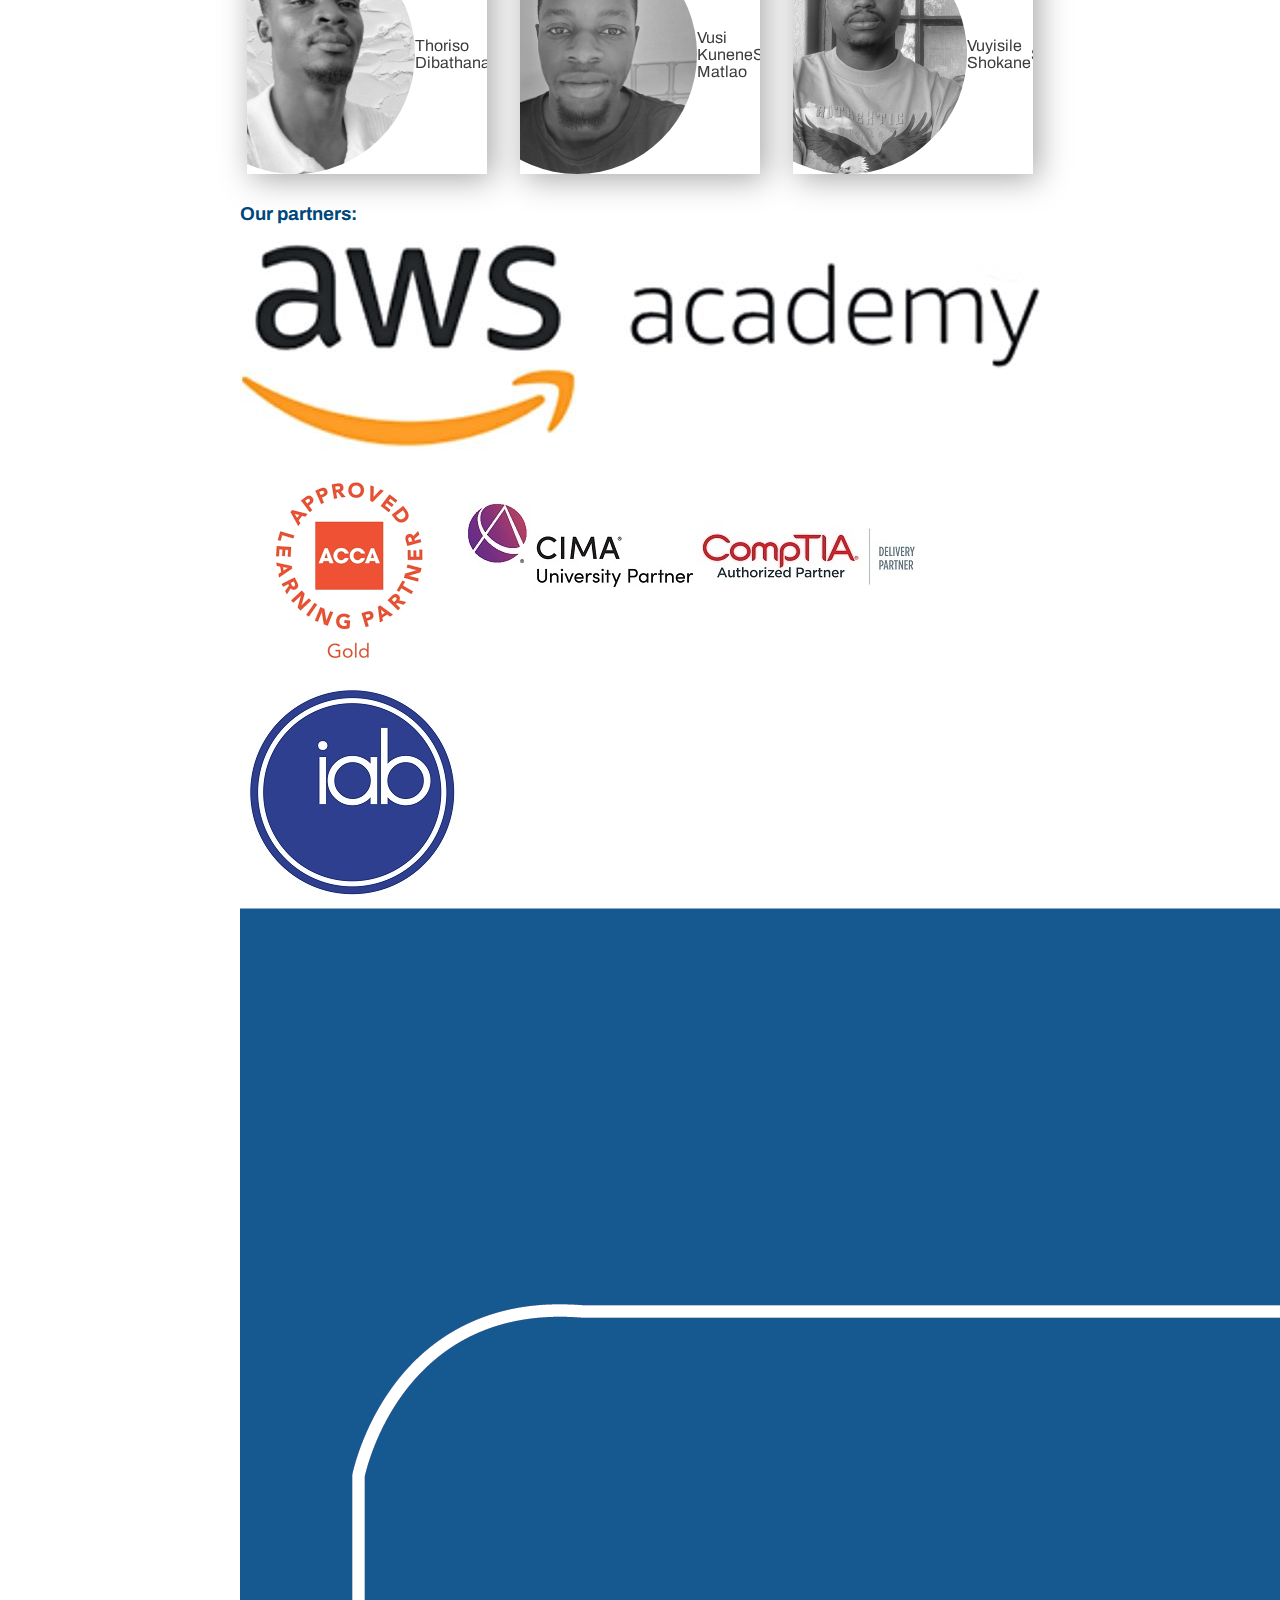
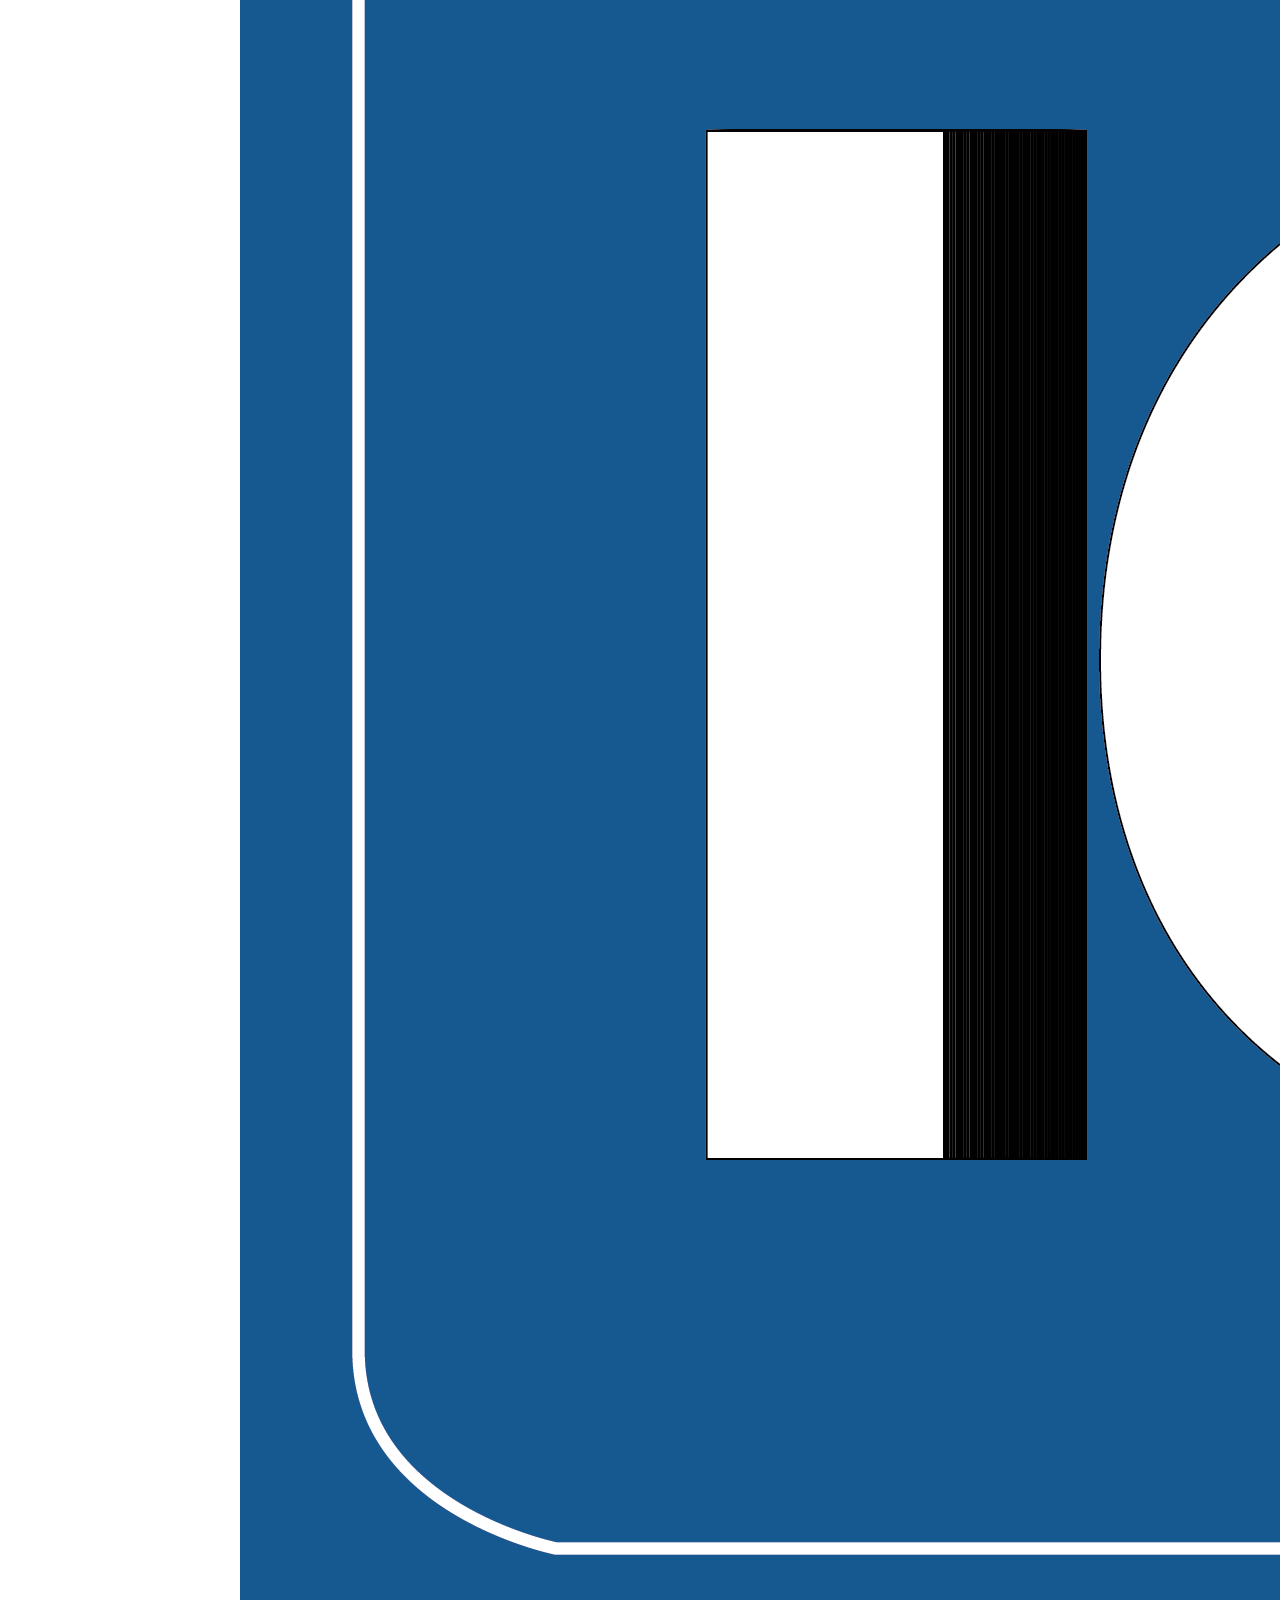
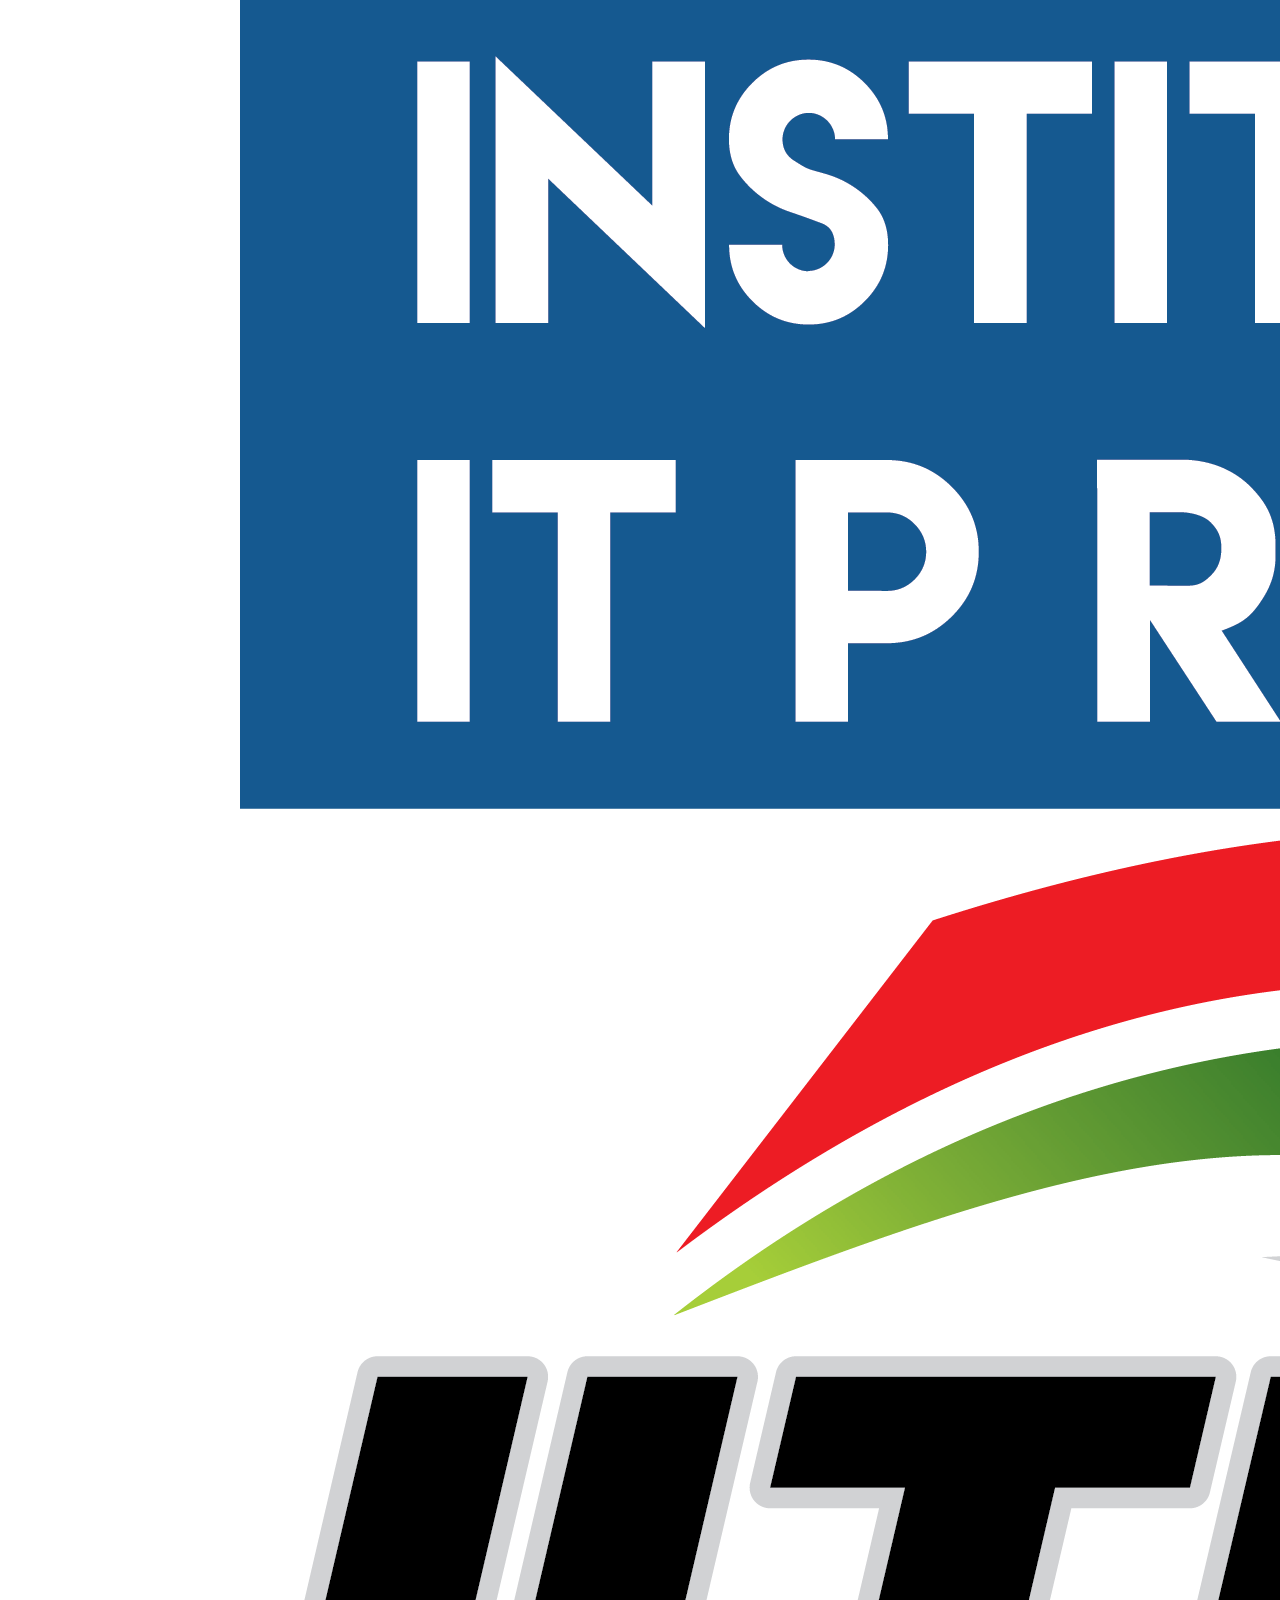
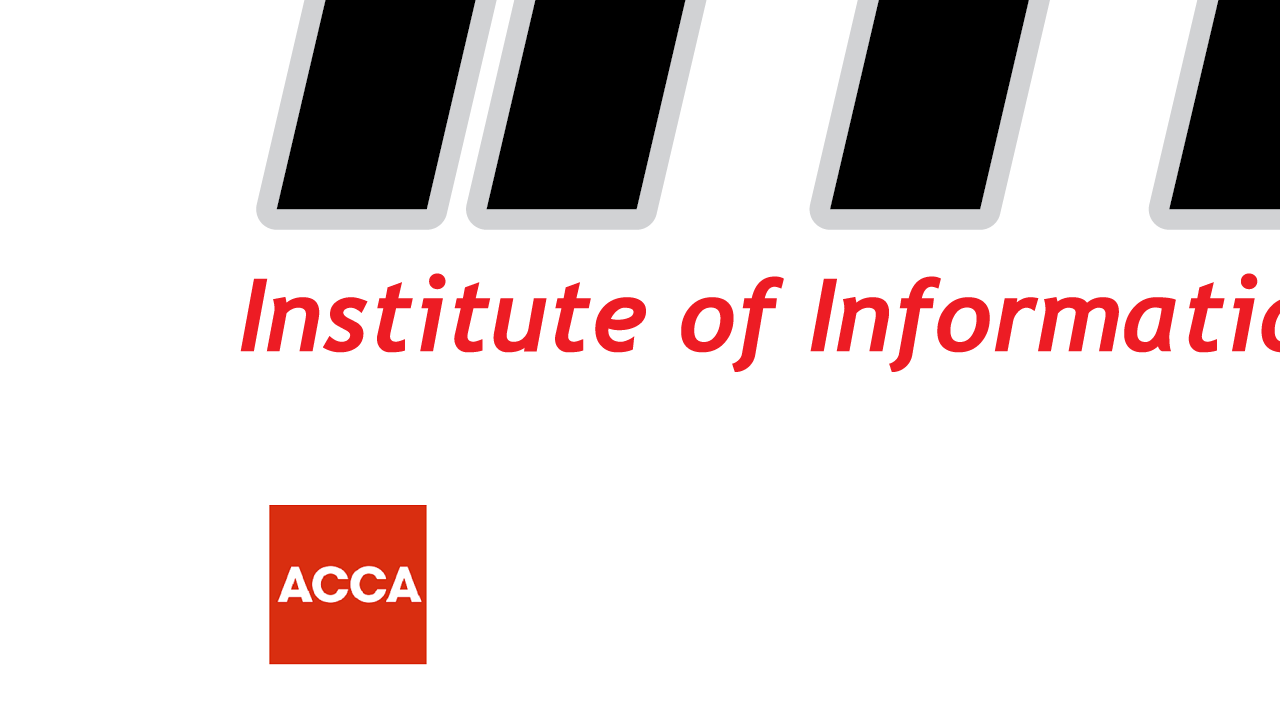
<file: Pages/About_Page.html>
<!DOCTYPE html>
<html lang="en">
<head>
    <link rel="preconnect" href="https://fonts.googleapis.com">
    <link rel="preconnect" href="https://fonts.gstatic.com" crossorigin>
    <link href="https://fonts.googleapis.com/css2?family=Archivo:ital,wght@0,100..900;1,100..900&family=Jost:ital,wght@0,100..900;1,100..900&family=Macondo&family=Nunito+Sans:ital,opsz,wght@0,6..12,200..1000;1,6..12,200..1000&family=Pacifico&display=swap" rel="stylesheet">
        <link rel="stylesheet" href="./Styles/Global.css">
        <link rel="stylesheet" href="./Styles/About_Page.css">
        <link href='https://unpkg.com/boxicons@2.1.4/css/boxicons.min.css' rel='stylesheet'>
    
        <meta charset="UTF-8">
        <meta name="viewport" content="width=device-width, initial-scale=1.0">
        <title>Event Page</title>
</head>
<body>
    <!-- This will appear if loading takes a while -->
    <div class="loadingScreen">
        <span class="item1"></span>
        <span class="item2"></span>
        <span class="item3"></span>
        <span class="item4"></span>
    </div>

    <main id="content">
    <!-- The Main Page Navigation -->
    <body>
    <header>
        <nav class="main-Navigation">
            <h2 class="logo">Eduvos</h2>

            <div class="nav-container">
                <ul>
                    <a href="./Home_Page.html" class="nav-button">Home</a>
                    <a href="./About_Page.html" class="nav-button">About</a>
                    <a href="./Event_Page.html" class="nav-button">Event</a>
                    <a href="./Resource_Page.html" class="nav-button">Resources</a>
                </ul>
    
                <div class="userProfile"></div>
            </div>
       
     </nav>
    </header>
    
    <section class="about-section">
        <div class="about-description-wrapper">
            <div class="about-text-container">
                <h1 class="about-h1">About Us</h1>
            <h2 class="about-description"> We Are All About Joining Together Fellow Coders from <br> Our IT Faculty Together</h2>
            </div>
            <img class="about-people-img" src="Resources/Images/about-people.png" alt="">
        </div>
        <div class="aim-description-wrapper">
                <img src="Resources/Images/about-collab.png" alt="image of a group of people coding around a table">
                <div class="aim-text-container">
                    <h3>The Aim Of Our Site</h3>
        
                <p>The aim of our site is to join IT students together in order to be able to collaborate with each other 
                    for cool projects, share knowledge with each other(through teaching each other skills i.e. coding) and
                    create fun competitions (i.e. hackathons) for all of us who are part of the club to try out and test our skills,
                    in as well. We hope you come to like our community if you are a coder or are interested in coding like us
                    and that you find a home amongst your peers in IT within the club.
                </p>
                <!-- use css to underline and wrap the following paragraph tag in a box and add a different font and colour 
                to the info in the tag below-->
                <p>Note: if you are interested in building a portfolio of projects that can be added to your cv the various
                    club competitions such as hackathons can allow you to do projects that potential companies might
                    like. If you are interested in entering any of the competitions that are upcoming, 
                    <a href="./Event_Page.html" >please click this link.</a>
                </p>
                </div>
        </div>
    
        <div class="leaders-display-section">
            <h2>Meet our club's founding <br>Mothers and Fathers:</h2>
    <!-- Please edit the structure of the following images below into rows and columns so that it looks tidier-->
           <div class="leaders-grid-wrapper">
                <div class="club-member">
                    <img src="./Resources/Images/Ayanda Dlamini - Secretary.jpeg" alt="Ayanda Dlamini, Secratary">
                    <div class="club-member-info">
                        <p class="club-member-name">
                            Ayanda Dlamini
                        </p>
                        <p class="role">
                            Secretary
                        </p>
                    </div>
                </div>
                <div class="club-member">
                    <img src="./Resources/Images/Conquerant Lembindi - Student and Wellness.jpeg" alt="Conquerant Lembindi, Sudent and Wellness">
                    <p class="club-member-name">
                        Conquerant Lembindi
                    </p>
                    <p class="role">
                        Secretary
                    </p>
                </div>
                <div class="club-member">
                    <img src="./Resources/Images/Tanatswanashe Mthembu - Vice President.jpeg" alt="Tanatshwanashe Mthembu, Vice President">
                    <p class="club-member-name">
                        Tanatshwanashe Mthembu
                    </p>
                    <p class="role">
                        Secretary
                    </p>
                </div>
                <div class="club-member">
                    <img src="./Resources/Images/Thoriso Dibatana - Treasurer.jpeg" alt="Thoriso Dibathana, Treasurer">
                    <p class="club-member-name">
                        Thoriso Dibathana
                    </p>
                    <p class="role">
                        Secretary
                    </p>
                </div>
                <div class="club-member">
                    <img src="./Resources/Images/Vusi Kunene Matlou - President.jpeg" alt="Vusi Kunene Matlao, President">
                    <p class="club-member-name">
                        Vusi Kunene Matlao
                    </p>
                    <p class="role">
                        Secretary
                    </p>
                </div>
                <div class="club-member">
                    <img src="./Resources/Images/Vuyisile Shokane - Events Planner.jpeg" alt="Vuyisile Shokane, Events Planner">
                    <p class="club-member-name">
                        Vuyisile Shokane
                    </p>
                    <p class="role">
                        Secretary
                    </p>
                </div>
           </div>
        </div>

        
    
           
    
            
    
            
    
            
            
    
        <div>
          <h3>Our partners:</h3><br>
          <!--Add our images of Eduvos Uni's partners in the form of Lee's carousel so that it looks aestetically clean-->
          <a href="https://www.awsacademy.com/login?ec=302&startURL=%2F" target="_blank" >
            <img src="./Resources/Images/image.jpg" alt="AWS Academy Logo"></a>
    
            <a href="https://www.accaglobal.com/gb/en.html" target="_blank"> <img src="./Resources/Images/ACCA Gold Partner.png" alt="Logo of ACCA Gold"></a>
    
            <a href="https://www.aicpa-cima.com/" target="_blank"> <img src="./Resources/Images/CIMA Partner.jpg" alt="Logo of Cima"></a>
    
            <a href="https://www.comptia.org/" target="_blank"> <img src="./Resources/Images/CompTia Partner.jpg" alt="Logo of Comptia"></a>
    
            <a href="https://www.iab.org.uk/" target="_blank"> <img src="./Resources/Images/iab Partner.jpg" alt="Logo of iab"></a>
    
            <a href="https://www.icitp.org.za/" target="_blank"> <img src="./Resources/Images/ICITP Partner.png" alt="Logo of ICTITP"></a>
    
            <a href="https://www.iitpsa.org.za/" target="_blank"> <img src="./Resources/Images/IITPSA Partner.png" alt="Logo of IITPSA"></a>
    
            <a href="https://www.accaglobal.com/africa/en.html" target="_blank"> <img src="./Resources/Images/ACCA Sponsor.png" alt="Logo of ACCA sponsor"></a>
        </div>
    </main>
    </section>
</body>
<script type="module" src="./Scripts/Global.js"></script>
<script type="module" src="./Scripts/Home_Page.js"></script>
</html>
</file>
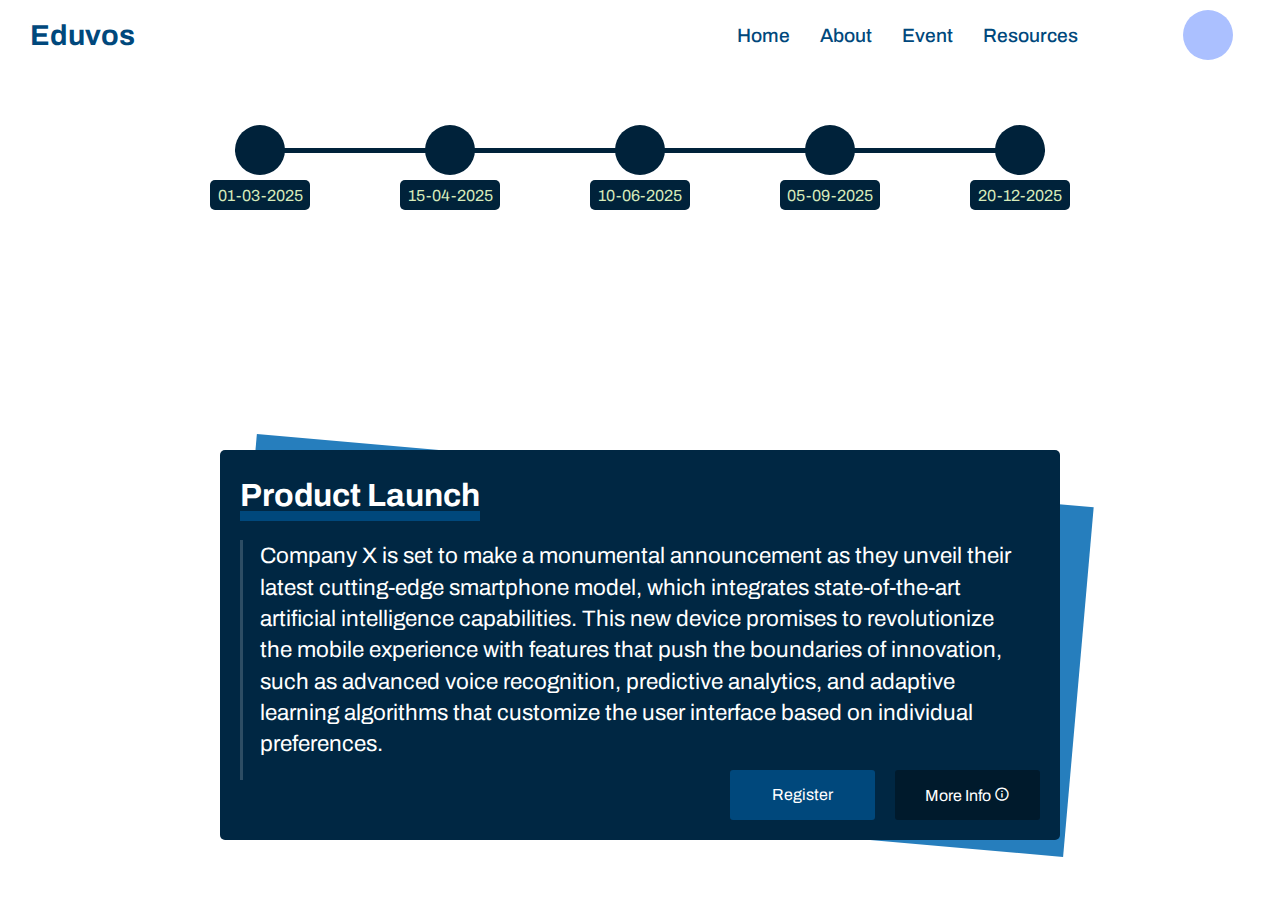
<file: Pages/Event_Page.html>
<!DOCTYPE html>
<html lang="en">
<head>
    <link rel="preconnect" href="https://fonts.googleapis.com">
<link rel="preconnect" href="https://fonts.gstatic.com" crossorigin>
<link href="https://fonts.googleapis.com/css2?family=Archivo:ital,wght@0,100..900;1,100..900&family=Jost:ital,wght@0,100..900;1,100..900&family=Macondo&family=Nunito+Sans:ital,opsz,wght@0,6..12,200..1000;1,6..12,200..1000&family=Pacifico&display=swap" rel="stylesheet">
    <link rel="stylesheet" href="./Styles/Global.css">
    <link rel="stylesheet" href="./Styles/Event_Page.css">
    <link href='https://unpkg.com/boxicons@2.1.4/css/boxicons.min.css' rel='stylesheet'>

    <meta charset="UTF-8">
    <meta name="viewport" content="width=device-width, initial-scale=1.0">
    <title>Event Page</title>
</head>
<body>
    <!-- This will appear if loading takes a while -->
    <div class="loadingScreen">
        <span class="item1"></span>
        <span class="item2"></span>
        <span class="item3"></span>
        <span class="item4"></span>
    </div>

    <main id="content">
    <!-- The Main Page Navigation -->
    <header>
        <nav class="main-Navigation">
            <h2 class="logo">Eduvos</h2>

            <div class="nav-container">
                <ul>
                    <a href="./Home_Page.html" class="nav-button">Home</a>
                    <a href="./About_Page.html" class="nav-button">About</a>
                    <a href="./Event_Page.html" class="nav-button">Event</a>
                    <a href="./Resource_Page.html" class="nav-button">Resources</a>
                </ul>
    
                <div class="userProfile"></div>
            </div>
        </nav>
    </header>

    <div class="content-Container">

        <div class="timeline-Container">
            <div class="line">

                <div class="bullets" data-event-index="0">
                    <p class="event-date"></p>
                </div>
                <div class="bullets" data-event-index="1">
                    <p class="event-date"></p>

                </div>
                <div class="bullets" data-event-index="2">
                    <p class="event-date"></p>

                </div>
                <div class="bullets" data-event-index="3">
                    <p class="event-date"></p>

                </div>
                <div class="bullets" data-event-index="4">
                    <p class="event-date"></p>

                </div>
            </div>
        </div>

        <div class="timeline-Content-Container">
            <div class="timeline-Content">

                <div class="event-Container">
                    <h1 class="event-Title">Event Title</h1>
                    <div class="event-Details">
                        <p class="event-Description"></p>
                    </div>

                    <div class="event-Buttons">
                        <a href="https://docs.google.com/forms/d/e/1FAIpQLSeDz47CmSo1Kzg-G_9mwO7OPREzmLPcub2HMya2Zjeu91sI8g/closedform" class="event-Button">Register</a>
                        <a class="event-Button">More Info <i class='bx bx-info-circle'></i></a>
                    </div>
                </div>
            </div>
        </div>
    </div>

    <footer>
        
    </footer>
</main>
</body>
<script src="./Scripts/Global.js"></script>
<script src="./Scripts/Event_Page.js"></script>
</html>
</file>
<file: Styles/Global.css>
:root{
    --primary-color: #00487C;
    --secondary-color: #267EBD;
    --tertiary-color: #4BB3FD;
    --quaternary-color: #D7EBBA;
    --quinary-color: #f5ffca;
    --senary-color: #feffb4;

    --primary-color-dark: #00223A;
    --mid-secondary-color:#002743;
}

*{
    margin: 0;
    padding: 0;
}

a{
    text-decoration: none;
    color: inherit;
}

body{
    color: var(--primary-color);
    font-family: archivo;
    justify-content: center;

}

::-webkit-scrollbar{
    background: var(--primary-color);
    width: 12px;
}

::-webkit-scrollbar-thumb{
    background: var(--primary-color-dark);
}


header{
    width: 100%;
}

nav{
    display: flex;
    justify-content: space-between;
    align-items: center;

    color: var(--primary-color);
    font-size: 1.2em;
    font-weight: 500;

    width: 100%;
    height: 70px;
    z-index: 100;
    background: white;
}

.nav-container{
    height: 100%;
}

nav h2{
    padding-left: 30px;
}

nav ul{
    display: flex;
    height: 100%;
    list-style: none;
    gap: 20px;
    align-items: center;

}

nav ul a{
    position: relative;
    align-content: center;

    color: inherit;
    text-decoration: none;
    padding: 0px 10px;
    cursor: pointer;
    height: 100%;

    overflow: hidden;
}

nav ul a:before{
    content: "";

    position: absolute;
    bottom: 0;
    left: -100%;
    width: 100%;
    height: 4px;
    background: var(--primary-color);
    z-index: 2;
    transition: 0.5s;
}

nav ul a:after{
    content: "";

    position: absolute;
    bottom: 6px;
    left: 100%;
    width: 100%;
    height: 4px;
    background: var(--tertiary-color);

    z-index: 2;

    transition: 0.5s;
}

nav ul a:hover:before,
nav ul a:hover:after{
    left: 0;
    transition: 0.5s;
}

.nav-container{
    display: flex;
    justify-content: space-around;
    /* background: red; */
    align-items: center;
    width: 600px;
    height: 100%;
}

nav .userProfile{
    background: #abc0ff;
    text-align: center;
    align-content: center;
    height: 50px;
    width: 50px;
    border-radius: 50%
}

.mobile-navigation,
.mobile-welcome-Section{
    display: none;
}
/* ---------------------------------------------------------------- */


.loadingScreen{
    position: fixed;
    background: white;
    width: 100dvw;
    height: 100dvh;
    
    display: flex;
    align-items: center;
    justify-content: center;

    z-index: 1000;
}

span{
    position: absolute;

    display: block;
    width: 20px;
    height: 20px;
    border-radius: 50%;

    animation: load 2s infinite ease-in-out;
}

.item1{
    background: var(--primary-color);
    animation-delay: -1.5s;
}

.item2{
    background: var(--primary-color-dark);
    animation-delay: -1s;
}

.item3{
    background: var(--primary-color);
    animation-delay: -0.5s;
}

.item4{
    background: var(--primary-color-dark);
    animation-delay: 0s;
}

/* ------------------------------------------------------ */
/* User Account */
.userProfile:hover{
    background: var(--primary-color);
    color: var(--tertiary-color);
    cursor: pointer;
}

.overlay{
    position: fixed;
    height: 95dvh;
    width: 95dvw;
    top: 50%;
    left: 50%;

    display: none;
    align-items: center;
    justify-content: center;
    backdrop-filter: blur(10px);

    background: #000000a0;
    transform: translate(-50%,-50%);
    border-radius: 10px;
    z-index: 2;
}

.overlay i{
    position: absolute;
    top: 2%;
    right: 1%;

    height: 40px;
    width: 40px;
    border-radius: 50%;
    background: var(--primary-color);
    color: var(--mid-secondary-color);
    font-size: 2em;

    text-align: center;
    align-content: center;
}

.overlay i:hover{
    background: var(--primary-color-dark);
    color: var(--tertiary-color);
    cursor: pointer;
}

.userInfo{
    position: relative;
    height: min-content;
    width: 300px;
    background: var(--primary-color-dark);
    display: flex;
    align-items: center;
    flex-direction: column;
    border: groove var(--primary-color) 12px;
    gap: 20px;
    padding: 30px;
}


.userInfo h3{
    color: white;
}

.userInfo input{
    height: 50px;
    width: 100%;
    border: none;
    background: var(--primary-color);
    border-radius: 2px;
    color: white;
    font-size: 1.2em;
    padding: 0 16px;
}

.userInfo button{
    height: 50px;
    padding: 20px;

    display: flex;
    align-items: center;
    text-align: center;
    border: none;
    background: var(--secondary-color);
    color: white;
    border-radius: 5px;

    font-size: 1.25em;
}
/* ------------------------------------------------------ */


footer{
    position: relative;
    width: 100%;
    height: 400px;
    background: var(--primary-color-dark);
    display: grid;
    grid-template-columns: repeat(2, 1fr);
    grid-template-rows: repeat(2, 1fr);
    gap: 20px;
    color: white;
}

footer::before{
    content: '';
    position: absolute;
    width: 95%;
    justify-self: center;
    height: 2px;
    background: var(--primary-color);
    top: 40%;
    z-index: 1;

}

footer::after{
    content: '';
    position: absolute;
    width: 100%;
    justify-self: center;
    height: 90%;
    background-image: url(../Resources/Images/2Image.jpeg);
    filter: brightness(25%);

    transform: translateY(-50%);
    top: 50%;
}

footer h1{
    width: 100%;
    height: 100%;
    margin-left: 50px;
    align-content: center;
    font-size: 3em;
    z-index: 1;
}

footer ul{
    width: 60%;
    height: 100%;

    justify-self: center;
    display: flex;
    align-items: center;
    justify-content: space-around;
    z-index: 1;

}

footer ul a{
    font-size: 2.5em;
    transition: 300ms;
}

footer p{
    position: relative;
    top: -10%;
    width: 80%;
    line-height: 1.6em;
    margin-left: 50px;
    font-size: 1.5em;
    z-index: 1;
}

footer ul a:hover{
    color: var(--secondary-color);
    scale: 1.5;
}

@keyframes load {
    0%{
        transform: translate(0%);
        border-radius: 50%;
    }
    25%{
        transform: translate(150%) scale(0.5);
        border-radius: 0%;
    }
    50%{
        transform: translate(150%, 150%);
        border-radius: 50%;
    }
    75%{
        transform: translate(0, 150%) scale(0.5);
        border-radius: 0%;
    }
}

/* ------------------------------------------------------ */

@media (width <= 500px){

    body {
        padding-bottom: 16dvh;
    }

    nav{
        position: static;
        display: none;
    }

    nav h2,
    nav .userProfile{
        display: none;
    }

    .desktop-navigation{
        display: none;
    }

    .mobile-navigation {
        position: fixed;
        bottom: 0%;
        left: 0;
        width: 100dvw;
        height: 10dvh;
        background: #ffffff;
        display: flex;
        gap: 5px;
        transition: 2s;
        z-index: 1000; 
    }

    /* Space out the icons */
    .mobile-navigation a {
        width: 100%;
        height: 100%;
        display: flex;
        align-items: center;
        justify-content: center;
        text-align: center;
        font-size: 2em;
    }

    nav ul a::before,
    nav ul a::after{
        display: none;
    }

    footer{
        display: none;
    }

    .overlay{
        display: none;
    }

}
</file>
<file: Styles/Home_Page.css>
html {
    scroll-behavior: smooth;
}

.welcoming-Section{
    position: relative;
    display: flex;
    justify-content: center;
    align-items: center;

    width: 100%;
    height: calc(100vh - 70px);
    overflow: hidden;
    gap: 20px;
    /* background: var(--primary-color-dark); */
}

.hangingSign{
    display: none;
}

.welcoming-Section img{
    position: relative;
    width: 250px;
    height: 70%;
    object-fit: cover;
    background: var(--primary-color-dark);
    transition: 0.2s ease-in-out;
}

.welcoming-Section::before{
    content: '';

    position: absolute;
    background: var(--secondary-color);

    top: 50%;
    transform: translateY(-50%);
    left: 0;
    height: 200px;
    width: 100%;
}

.welcoming-Section::after{
    content: 'WELCOME TO THE CODING CLUB';

    position: absolute;
    background: var(--primary-color-dark);

    color: white;
    text-align: center;
    align-content: center;
    font-size: 3em;
    font-weight: 600;
    top: 40%;
    transform: translate(-50%);
    left: 50%;
    height: 100px;
    width: 60%;
}

/* Image PLacements */
.welcoming-Section img:nth-child(1) {
    transform: translateY(-50px);
    --exaggerate:2;
}

.welcoming-Section img:nth-child(2) {
    transform: translateY(30px);
    --exaggerate:4;

}

.welcoming-Section img:nth-child(3) {
    transform: translateY(-20px);
    --exaggerate:3;

}

.welcoming-Section img:nth-child(4) {
    transform: translateY(40px);
    --exaggerate:5;

}

.welcoming-Section img:nth-child(5) {
    transform: translateY(-50px);
    --exaggerate:1;

}

.welcoming-Section img:hover {
    scale: 1.1;
}

.welcoming-Section:has(img:hover) img:not(:hover) {
    transition: filter 100ms ease-in-out;
    filter: grayscale(20%) brightness(70%);
    transition: 0.2s ease-in-out;

}

.scrollDown{
    position: absolute;
    bottom: 20px;
    display: flex;
    flex-direction: column;

    align-items: center;
    font-size: 1.4em;
    font-weight: 600;

    color: var(--primary-color-dark);
    animation: bobbing 1200ms 2s;
    animation-iteration-count: 4;

}

.mobile-welcome-Section{
    display: none;
}

@keyframes pulse {
    0%{
        filter: hue-rotate(200deg);
    }
    50%{
        filter: hue-rotate(300deg);
    }
    100%{
        filter: hue-rotate(10deg);

    }
}

@keyframes bobbing {
    0%{
        transform: translateY(0px);
    }
    20%{
        transform: translateY(-20px);
    }
    40%{
        transform: translateY(0px);
    }
    60%{
        transform: translateY(0px);
    }
    80%{
        transform: translateY(-20px);
    }
    100%{
        transform: translateY(0px);
    }
}

/* ------------------------------------------------- */

.section2{
    height: 100dvh;
    width: 100%;

    position: relative;
    display: flex;

    justify-content: center;
    align-items: center;
    flex-direction: column;

    gap: 20px;
}

.section2 h1{
    /* position: relative; */
    margin-bottom: 20px;
    background: white;
}

.section2 h1::before:hover{
    transform: translateX(450px);
}

.hint{
    position: absolute;
    top: 10%;
    left: 0;
    font-size: 1.5em;
    transform: translateX(-310px);
    padding: 20px;
    background: var(--secondary-color);
    transition: 500ms;
    z-index: 4;

    animation: pulse 2s infinite;
    animation-iteration-count: 15;
}

.hint2{
    position: absolute;
    top: 20%;
    left: 0;
    font-size: 1.5em;
    transform: translateX(-542px);
    padding: 20px;
    background: var(--secondary-color);
    transition: 500ms;
    z-index: 4;
    animation: pulse 2s  3s infinite;
    animation-iteration-count: 15;
}

.hint:hover,
.hint2:hover{
    transform: translateX(0px);
    cursor: pointer;

}

.section2-Content{
    width: 85%;
    height: 80%;

    display: grid;
    align-items: center;
    grid-template-columns: repeat(3, 1fr);
    grid-template-rows: repeat(2, 1fr);
    
    gap: 30px;
}

.content-Containers{
    position: relative;

    height: 90%;
    background: var(--mid-secondary-color);
    border-radius: 5px;
    cursor: pointer;

    padding: 10px;
}

.content-Containers::before{
    content: '';
    position: absolute;
    height: 100%;
    width: 100%;

    left: 0;
    top: 0;
    rotate: 4deg;
    z-index: -1;
    background: var(--primary-color);
}

.content-icon{
    height: 50px;
    width: 50px;

    position: absolute;
    left: 50%;
    transform: translate(-50%, -50%);

    background: var(--tertiary-color);
    border-radius: 3px;

    display: flex;
    align-items: center;
    justify-content: center;
    font-size: 2em;
    transition: 1s;
    z-index: 1;
}


.flip-card {
    width: 100%;
    height: 100%;
    position: relative;
    transform-style: preserve-3d;
    transition: transform 0.6s;
}

.flip-inner {
    width: 100%;
    height: 100%;
    position: relative;
    transform-style: preserve-3d;
}

.flip-front, .flip-back {
    position: absolute;
    height: 100%;
    backface-visibility: hidden;
    font-size: 24px;
    border-radius: 5px;
}

.flip-front{
    width: 90%;
    padding: 0% 5%;

    display: flex;
    flex-direction: column;
    gap: 20px;
}



.flip-front h3{
    margin-top: 10%;
    color: var(--secondary-color);
}

.flip-front p{
    color: white;
    font-size: 0.9em;
    line-height: 1.3em;
}

.flip-back {
    background: var(--quinary-color);
    text-align: center;
    align-content: center;
    width: 90%;
    padding: 0% 5%;
    transform: rotateY(180deg);
}

.flipped .flip-card {
    transform: rotateY(180deg);
}



@keyframes appear{
    from{
        opacity: 0;
        transform: translateY(100px);
    }
    to{
        opacity: 1;
        transform: translateY(0px);
    }
}
/* ------------------------------------------------ */

.Trip-section{
    height: 100dvh;
    display: flex;
    flex-direction: column;
    align-items: center;
    justify-content: center;
    /* background: red; */
    gap: 40px;
}

.Trip-section h2{
    font-size: 2em;
}

.mason-something{
    height: 70%;
    width: 80%;
    border-radius: 10px;
    /* background: var(--primary-color); */
    padding: 20px;
    justify-content: center;
    display: flex;
    flex-wrap: wrap;
    gap: 15px;
}

.mason-something img{
    outline: solid black 5px;
    height: 50%;
    transition: 400ms;
}

.mason-something img:hover{
    scale: 1.25;
    z-index: 2;
}

.mason-something:has(img:hover) img:not(:hover){
    filter: blur(1px) brightness(30%);

}



/* ------------------------------------------------ */

@media (width <= 500px){
    .welcoming-Section{
        display: none;
    }

    .mobile-welcome-Section{
        display: block;
        position: relative;
        height: 100dvh;
        width: 100dvw;
        /* background: red; */

        background-image: url(../Resources/Images/mobile-Welcome.png);
        background-size: 400px;
        background-repeat: no-repeat;
        background-position: center;
        overflow: hidden;
    }

    .mobile-welcome-Section h1{
        position: absolute;
        bottom: 15%;
        left: 5%;
    }
    
    .section2{
        height: min-content;
    }

    .section2-Content{
        /* background: red; */
        height: max-content;
        display: flex;
        flex-direction: column;
    }

    .content-Containers{
        height: 300px;
        width: 100%;
    }

    .mason-something img{
        width: 100%;
        
    }

    .mason-something img:hover{
        scale: 1.0;
        z-index: 2;
    }

    .Trip-section h2::before{
        content: '';
        position: absolute;
        height: 100%;
        width: 100%;
        top: -50%;
        left:-10%;

        z-index: -2;
        background: var(--secondary-color);
    }

    .Trip-section h2::after{
        content: '';
        position: absolute;
        height: 100%;
        width: 100%;
        top: -20%;
        left:-7%;

        z-index: -1;
        background: white;
    }

    .hangingSign{
        display: block;
        position: absolute;
        top: -15%;
        left: 50%;

        --rotation: -5deg;
        transform: translateX(-50%) rotate(var(--rotation));

        width: 50%;
        padding: 20px;
        color: white;
        text-align: center;
        background: var(--primary-color);
        border: var(--primary-color-dark) ridge 5px;
        animation: intro 3s 2s forwards;
    }

    .hangingSign::before{
        content:'';
        
        position: absolute;
        height: 200px;
        width: 2px;

        top: -250%;
        left: 10%;
        z-index: -1;
        background: var(--primary-color-dark);
        border: ridge 5px var(--primary-color);
    }

    .hangingSign::after{
        content:'';
        
        position: absolute;
        height: 200px;
        width: 3px;
        transform: rotate(5deg);


        top: -250%;
        right: 10%;
        z-index: -1;
        background: var(--primary-color-dark);
        border: ridge 5px var(--primary-color);
    }

    .hint,
    .hint2{
        display: none;
    }
    @keyframes intro {
        0%{
            top: -15%;
            transform: translate(-50%, 0%) rotate(var(--rotation));
        }
        0%,20%{
            top: 15%;
            transform: translate(-50%, -100%) rotate(var(--rotation));
        }
        20%,30%{
            top: 20%;

            transform: translate(-50%,-50%) rotate(calc(var(--rotation) * -0.5));
        }
        50%{
            top: 10%;

            transform: translate(-50%,-100%) rotate(calc(var(--rotation) * -0.9));
        }
        60%{
            top: 20%;
            transform: translate(-50%,-50%) rotate(var(--rotation));
        }
        100%{
            top: 15%;
            transform: translate(-50%,-100%) rotate(calc(var(--rotation) * -0.7));
        }
    }
}
</file>
<file: Styles/Courses_page.css>
.courses-section {
    max-width: 100dvw;
    height: 100dvh;
    /* border: 1px solid blue; */
    padding-inline: 5vw;
}

.courses-grid-container {
    max-width: 100%;
    height: max-content;
    display: grid;
    grid-template-columns: repeat(4, 1fr); /* Columns that are at least 250px wide *//* Rows that are at least 250px tall */
    gap: 4vw;
    justify-content: center;
    align-items: center;
    border: 1px solid red;
}

.g-item{
    width: 100%;
    height: 250px;
    display: flex;
    justify-content: center;
    align-items: center;
    flex-direction: column;
    border: 1px solid green;
    border-radius: 1rem;
    background-color: white;
    overflow: hidden;
    box-shadow: 5px 5px 20px rgba(0, 0, 0, 0.103);
}

.lang-course{
    height: max-content;
    /* border: 1px solid green;/ */
    padding: 1px solid purple;

}

.book-image{
    width: 100%;
    height: 60%;
    background-image: url(/Resources/Images/books-image.jpeg);
    background-size: cover;
    background-position: center;
    flex: start;
}

.course-meta{
    width: 100%;
    height: 40%;
    flex: end;
    padding: 5px;
    box-sizing: border-box;
    display: flex;
    flex-direction: column;
    justify-content: center;
}

.course-meta-line1{
    display: flex;
    justify-content: space-between;
    align-items: center;
    margin-bottom: 10px;
    padding-inline: 10px;

}

.course-tags{
    display: flex;
    flex: start;
    gap: 20px;
}

.course-tags p{
    border: 1px solid dimgray;
    padding: 5px;
    border-radius: 0.5rem;
}

/* --------------------------------------------- */
@media (width <= 500px){
    .courses-grid-container{
        display: flex;
        flex-direction: column;
        gap: 30px;
    }

    .lang-course{
        display: flex;
        flex-direction: column;
        height: min-content;
        justify-content: space-around;
        gap: 10px;
    }
}
</file>
<file: Styles/Event_Page.css>
.content-Container h2{
    display: none;
}

.content-Container{
    min-height: calc(100vh - 70px);
    display: flex;
    flex-direction: column;
    align-items: center;

    gap: 70px;
}

.timeline-Container{
    width: 60%;
    height: 100px;

    /* background: var(--tertiary-color); */

    display: flex;
    align-items: center;
    justify-content: center;
}

.line{
    width: 90%;
    height: 5px;
    border-radius: 10px;

    background: var(--primary-color-dark);

    display: flex;
    align-items: center;
    justify-content: space-between;
}

.bullets{
    position: relative;
    height: 50px;
    width: 50px;
    border-radius: 50%;
    background: var(--primary-color-dark);
    transition: 400ms;

    justify-items: center;
}

.bullets::after{
    content: '';
    position: absolute;
    height: 0%;
    width: 0%;

    top: 50%;
    left: 50%;
    transform: translate(-50%, -50%);
    border-radius: 50%;
    background: white;
    transition: 300ms;
}

.bullets:hover{
    background: var(--primary-color);
    /* outline: solid 3px var(--primary-color); */
    outline-offset: 2px;

    border-radius: 50%;
    scale: 1.3;
}

.bullets:hover::after{
    height: 60%;
    width: 60%;
}

.event-date{
    transform: translateY(55px);
    height: 30px;
    width: 100px;

    text-align: center;
    align-content: center;
    color: white;

    border-radius: 5px;
    background: var(--primary-color-dark);
}

/* ---------------------------------------- */

.timeline-Content-Container{
    height: 100%;
    width: 100dvw;

    margin-top: 5%;
    display: flex;
    align-items: center;
    justify-content: center;
    gap: 5px;
}

.event-Container{
    position: relative;
    width: 60%;

    align-content: center;
    justify-items: center;

    justify-self: center;
    padding: 30px;
    border-radius: 5px;


    background: var(--mid-secondary-color);
}

.event-Container::before{
    content: "";
    width: 100%;
    height: 100%;

    left: 0;
    top: 0;

    transform: rotate(3deg);
    position: absolute;
    background: var(--secondary-color);
    z-index: -1;
}

.event-Title{
    width: 100%;
    height: 50px;
    margin-bottom: 10px;
    
    text-decoration:underline;
    text-decoration-thickness: 10px;
    text-decoration-color: var(--primary-color);
    align-content: center;
    /* background: var(--primary-color); */

    color: white;
}

.current-event-date{
    position: absolute;
    top: 10%;
    right: 5%;
    font-size: 1.25em;
}

.event-Details{
    position: relative;
    width: 95%;
    height: max-content;

    display: flex;
    flex-direction: column;
    color: white;

    /* justify-content: center; */

    font-size: 1.4em;
    line-height: 1.4em;
    /* background: var(--secondary-color); */
    padding: 10px 0px;
}

.event-Details::before{
    content: "";
    position: absolute;
    height: 100%;
    width: 3px;

    left: -20px;
    background: #ffffff2d;
}

.event-Buttons{
    width: 100%;
    height: 50px;
    display: flex;
    justify-content: flex-end;
    gap: 20px;
    /* background: var(--primary-color); */
}

.event-Buttons a{
    border: none;
    background: var(--primary-color);
    color: white;
    text-align: center;
    align-content: center;
    padding: 10px;
    width: 125px;
    border-radius: 3px;
}

.event-Buttons a:nth-child(2){
    background: #001a2c;
}

.event-Buttons a:hover{
    background: var(--secondary-color);
}
/* ------------------------------------------------------ */

@media (width <= 500px){

    .line{
        width: 100dvw;
    }

    .timeline-Container{
        width: 85%;
    }

    .timeline-Content{
        
        width: 100dvw;
    }

    .event-Container{
        position: relative;
        width: 80%;
        height: min-content;
        
        display: flex;
        flex-direction: column;
    }

    .bullets:nth-child(even)  .event-date{
        position: relative;
        transform: translateY(-50px);
    }

    .bullets:nth-child(even)  .event-date::before{
        content: '';
        position: absolute;
        background: var(--mid-secondary-color);
        left: 50%;
        top: 90%;
        transform: translateX(-50%);
        height: 20px;
        width: 5px;

        z-index: -1;
    }

    .bullets:hover{
        scale: 1;
    }

    .event-Container::before{
        display: none;
    }

    .event-Details::before{
        display: none;
    }

    .event-Buttons{
    justify-content: center;

    }

    .content-Container h2{
        display: block;

        font-size: 2em;
        height: 60px;
        align-content: center;
        width: 80%;
    }

    .current-event-date{
        display: none;
    }
}
</file>
<file: Styles/Resources_Page.css>
.resources-section{
    width: 100%;
    /* height: calc(100dvh - 70px); */
    /* outline: 1px solid red; */
    display: flex;
    justify-content: center;
    align-items: center;
    flex-direction: column;
    margin-bottom: 2rem;
    background-color: rgb(246, 246, 246);
}

h1{
    font-size: 4rem;
    margin-bottom: 20px;
}

.resources-grid-wrapper{
    display: grid;
    grid-template-columns: repeat(3, 1fr);
    grid-template-rows: repeat(3, 250px);
    gap: 2rem;
}

.resource-grid-item{
    border: 1px solid rgb(200, 200, 200);
    display: flex;
    flex-direction: column;
    justify-content: center;
    align-items: center;
    width: 300px;
    height: 100%;
    border-radius: 2rem;
    background-color: white;
    overflow: hidden;
    transition: ease-in-out 200ms;
    box-shadow: 5px 5px 20px rgba(0, 0, 0, 0.103);
}

.resource-grid-item:hover{
    transform: translateY(-10px);

}

.resource-wallpaper{
    width: 100%;
    height: 30%;
    display: flex;
    justify-content: center;
    align-items: center;
    border-bottom: 2px solid rgb(200, 200, 200);
    position: relative;
}

.resource-wallpaper i{
    position: absolute;
    left: 50%;
    top: calc(100% - 40px);
    transform: translateX(-50%);
    background-color: var(--primary-color);
    color: #fff;
    padding: 10px 15px;
    border-radius: 0.5rem;
    font-size: 2.5rem;
    border: 5px solid white;
}

.resource-wallpaper img{
    /* display: none; */
    width: 100%;
    height: 100%;
    object-fit: cover;
    filter: brightness(0.9);
    /* border: 1px solid red; */
}

.resource-content{
    width: 100%;
    height: 70%;
    display: flex;
    /* padding: 20px; */
    padding-left: 40px;
    flex-direction: column;
    position: relative;
    line-height: 1.5;
    /* border: 1px solid red; */
}

.progress-count{
    position: absolute;
    left: 35px;
    bottom: 10px;
    display: flex;
    justify-content: space-between;
    align-items: center;
    padding: 5px;
    background-color: rgb(235, 235, 235);
    border-radius: 0.75rem;
    font-size: 0.8rem;
}

.options{
    position: absolute;
    display: flex;
    justify-content: center;
    align-items: center;
    gap: 10px;
    bottom: 10px;
    right: 35px;
    border-radius: 0.75rem;
    padding: 5px;
    background-color: rgb(235, 235, 235);
    width: 20px;

}

.resource-lang{
    color: rgb(210, 210, 210);
    margin-top: 1.5rem;
}

.course-title{
    font-size: 1.5rem;
    margin-bottom: 10px;
}

@media (width <= 500px){

    .resources-section{
        height: min-content;
    }

    .resources-section h1{
        font-size: 2.4em;

        height: 100%;
        width: 100%;
        margin-bottom: 10%;

        text-align: center;

        padding: 10px 0;
    }

    .resources-grid-wrapper{
        display: flex;
        flex-direction: column;

        width: 100dvw;
        height: min-content;

        gap: 30px;
        align-items: center;
    }

    .resource-grid-item{
        border: 5px solid rgb(200, 200, 200);
        height: 300px;
    }

}
</file>
<file: Pages/Styles/Global.css>
:root{
    --primary-color: #00487C;
    --secondary-color: #267EBD;
    --tertiary-color: #4BB3FD;
    --quaternary-color: #D7EBBA;
    --quinary-color: #EBF5BC;
    --senary-color: #feffb4;

    --primary-color-dark: #00223A;
    --mid-secondary-color:#002743;
}

*{
    margin: 0;
    padding: 0;
}

a{
    text-decoration: none;
    color: inherit;
}

body{
    color: var(--primary-color);
    font-family: archivo;
    justify-content: center;

}

::-webkit-scrollbar{
    background: var(--primary-color);
    width: 12px;
}

::-webkit-scrollbar-thumb{
    background: var(--primary-color-dark);
}


header{
    width: 100%;
}

nav{
    display: flex;
    justify-content: space-between;
    align-items: center;

    color: var(--primary-color);
    font-size: 1.2em;
    font-weight: 500;

    width: 100%;
    height: 70px;
}

nav h2{
    padding-left: 30px;
}

nav img{
    width: 60px;
    height: 60px;

    border-radius: 50%;
}

nav ul{
    display: flex;
    height: 100%;
    list-style: none;
    gap: 10px;
    align-items: center;
}

nav ul a{
    position: relative;
    align-content: center;

    color: inherit;
    text-decoration: none;
    padding: 10px;
    cursor: pointer;
    height: 100%;

    overflow: hidden;
}

nav ul a:before{
    content: "";

    position: absolute;
    bottom: 0;
    left: -100%;
    width: 100%;
    height: 4px;
    background: var(--primary-color);

    transition: 0.5s;
}

nav ul a:after{
    content: "";

    position: absolute;
    bottom: 5px;
    left: 100%;
    width: 100%;
    height: 4px;
    background: var(--tertiary-color);

    transition: 0.5s;
}

nav ul a:hover:before,
nav ul a:hover:after{
    left: 0;
    transition: 0.5s;
}

.nav-container{
    display: flex;
    justify-content: space-around;
    /* background: red; */
    align-items: center;
    width: 600px;
    height: 100%;
}

nav .userProfile{
    background: #abc0ff;
    text-align: center;
    align-content: center;
    height: 50px;
    width: 50px;
    border-radius: 50%
}

/* ---------------------------------------------------------------- */


.loadingScreen{
    position: fixed;
    background: white;
    width: 100%;
    height: 100vh;
    align-content: center;
    justify-items: center;

    z-index: 100;
}

span{
    position: absolute;
    left: 50%;

    display: block;
    width: 20px;
    height: 20px;
    border-radius: 50%;

    animation: load 2s infinite ease-in-out;
}

.item1{
    background: var(--primary-color);
    animation-delay: -1.5s;
}

.item2{
    background: var(--primary-color-dark);
    animation-delay: -1s;
}

.item3{
    background: var(--primary-color);
    animation-delay: -0.5s;
}

.item4{
    background: var(--primary-color-dark);
    animation-delay: 0s;
}

@keyframes load {
    0%{
        transform: translate(0%);
        border-radius: 50%;
    }
    25%{
        transform: translate(150%) scale(0.5);
        border-radius: 0%;
    }
    50%{
        transform: translate(150%, 150%);
        border-radius: 50%;
    }
    75%{
        transform: translate(0, 150%) scale(0.5);
        border-radius: 0%;
    }
}
</file>
<file: Pages/Styles/About_Page.css>
*{
    box-sizing: border-box;
    /* border: 1px solid red; */
}

body{
    width: 100%;
    overflow-x: hidden;
}


.about-section{
    width: 100%;
    padding-inline: 15rem;
    margin-top: 4rem;
    grid-area: 2rem;
}

.about-h1{
    font-size: 8rem;
}

.about-description-wrapper{
    display: flex;
    width: 100%;
    height: 400px;
    justify-content: space-between;
    align-items: center;
    background-color: var(--primary-color);
    color: #fff;
    border-radius: 2rem;
    padding: 2rem;
}

.about-text-container{
    display: flex;
    flex-direction: column;
}

.about-people-img {
    position: relative;
    display: block;
    max-width: 100%;
    height: 100%;
    aspect-ratio: 1;
    border-radius: 50% 2rem 2rem;
}


.about-description{
    font-weight: 300;
    line-height: 2.1rem;
    font-size: 1.2rem;
}

.aim-description-wrapper{
    height: 400px;
    display: flex;
    justify-content: space-between;
    padding: 2rem;
    margin-top: 2rem;
}

.aim-text-container{
    line-height: 1.5rem;
}

.aim-text-container h3{
    font-size: 2rem;
    margin-bottom: 1rem;
}

.leaders-grid-wrapper{
    width: 100%;
    display: grid;
    grid-template-columns: repeat(3, 1fr);
    grid-template-rows: repeat(2, 300px);
    gap: 20px;
    justify-items: center;
}

.leaders-display-section{
    display: flex;
    flex-direction: column;
    justify-content: center;
    align-items: center;
    width: 100%;
    margin-top: 2rem;
}

.leaders-display-section h2{
    font-size: 4rem;
    text-align: center;
    margin-bottom: 3rem;
}

.club-member img{
    width: 100%;
    aspect-ratio: 1;
    object-fit: cover;
    border-radius: 50%;
}

.club-member{
    overflow: hidden;
    position: relative;
    aspect-ratio: 1;
    height: 80%;
    filter: grayscale(100%);
    box-shadow: 5px 5px 30px rgba(0, 0, 0, 0.351);
    align-self: center;
    display: flex;
    justify-content: center;
    align-items: center;
}
</file>
<file: Pages/Styles/Event_Page.css>
body{
    /* background: red; */
    display: flex;
    flex-direction: column;;    
}

.content-Container{
    min-height: calc(100vh - 70px);
    display: flex;
    flex-direction: column;
    justify-content: space-between;
    align-items: center;

    gap: 10px;
    /* background: red; */
}

.timeline-Container{
    width: 900px;
    height: 100px;
    margin-top: 30px;

    /* background: var(--tertiary-color); */

    display: flex;
    align-items: center;
    justify-content: center;
}

.line{
    width: 90%;
    height: 5px;
    border-radius: 10px;

    background: var(--primary-color-dark);

    display: flex;
    align-items: center;
    justify-content: space-between;
}
.bullets{
    position: relative;
    height: 50px;
    width: 50px;
    border-radius: 50%;
    background: var(--primary-color-dark);
    transition: 400ms;

    justify-items: center;
}

.bullets:hover{
    background: var(--primary-color);
    outline: solid 3px var(--primary-color);
    outline-offset: 2px;

    border-radius: 50%;

    scale: 1.4;
}

.event-date{
    /* position: absolute; */

    transform: translateY(55px);
    height: 30px;
    width: 100px;

    text-align: center;
    align-content: center;
    color: var(--quaternary-color);

    border-radius: 5px;
    background: var(--primary-color-dark);
}

/* ---------------------------------------- */

.timeline-Content-Container{
    height: 500px;
    border-radius: 5px;

    align-content: center;
    justify-items: center;


    gap: 5px;
    padding: 5px;
    /* background: var(--primary-color); */

}


.event-Container{
    position: relative;
    width: 800px;
    height: min-content;

    align-content: center;
    justify-items: center;


    padding: 20px;
    border-radius: 5px;

    gap: 5px;
    background: var(--mid-secondary-color);
}

.event-Container::before{
    content: "";
    width: 100%;
    height: 90%;
    position: absolute;
    background: var(--secondary-color);
    z-index: -1;
    transform: rotate(5deg);
}

.event-Title{
    width: 100%;
    height: 50px;
    margin-bottom: 10px;
    
    text-decoration:underline;
    text-decoration-thickness: 10px;
    text-decoration-color: var(--primary-color);
    align-content: center;
    /* background: var(--primary-color); */
    color: white;
}

.event-Details{
    position: relative;
    width: 95%;
    height: max-content;

    display: flex;
    flex-direction: column;
    color: white;

    /* justify-content: center; */

    font-size: 1.4em;
    line-height: 1.4em;
    /* background: var(--secondary-color); */
    padding: 10px 0px;
}

.event-Details::before{
    content: "";
    position: absolute;
    height: 100%;
    width: 3px;

    left: -20px;
    background: rgba(255, 255, 255, 0.175);
}

.event-Buttons{
    width: 100%;
    height: 50px;
    display: flex;
    justify-content: flex-end;
    gap: 20px;
    /* background: var(--primary-color); */
}

.event-Buttons a{
    border: none;
    background: var(--primary-color);
    color: white;
    text-align: center;
    align-content: center;
    padding: 10px;
    width: 125px;
    border-radius: 3px;
}

.event-Buttons a:nth-child(2){
    background: #001a2c;
}

.event-Buttons a:hover{
    background: var(--secondary-color);
}
/* ----------------------------------------------- */
</file>
